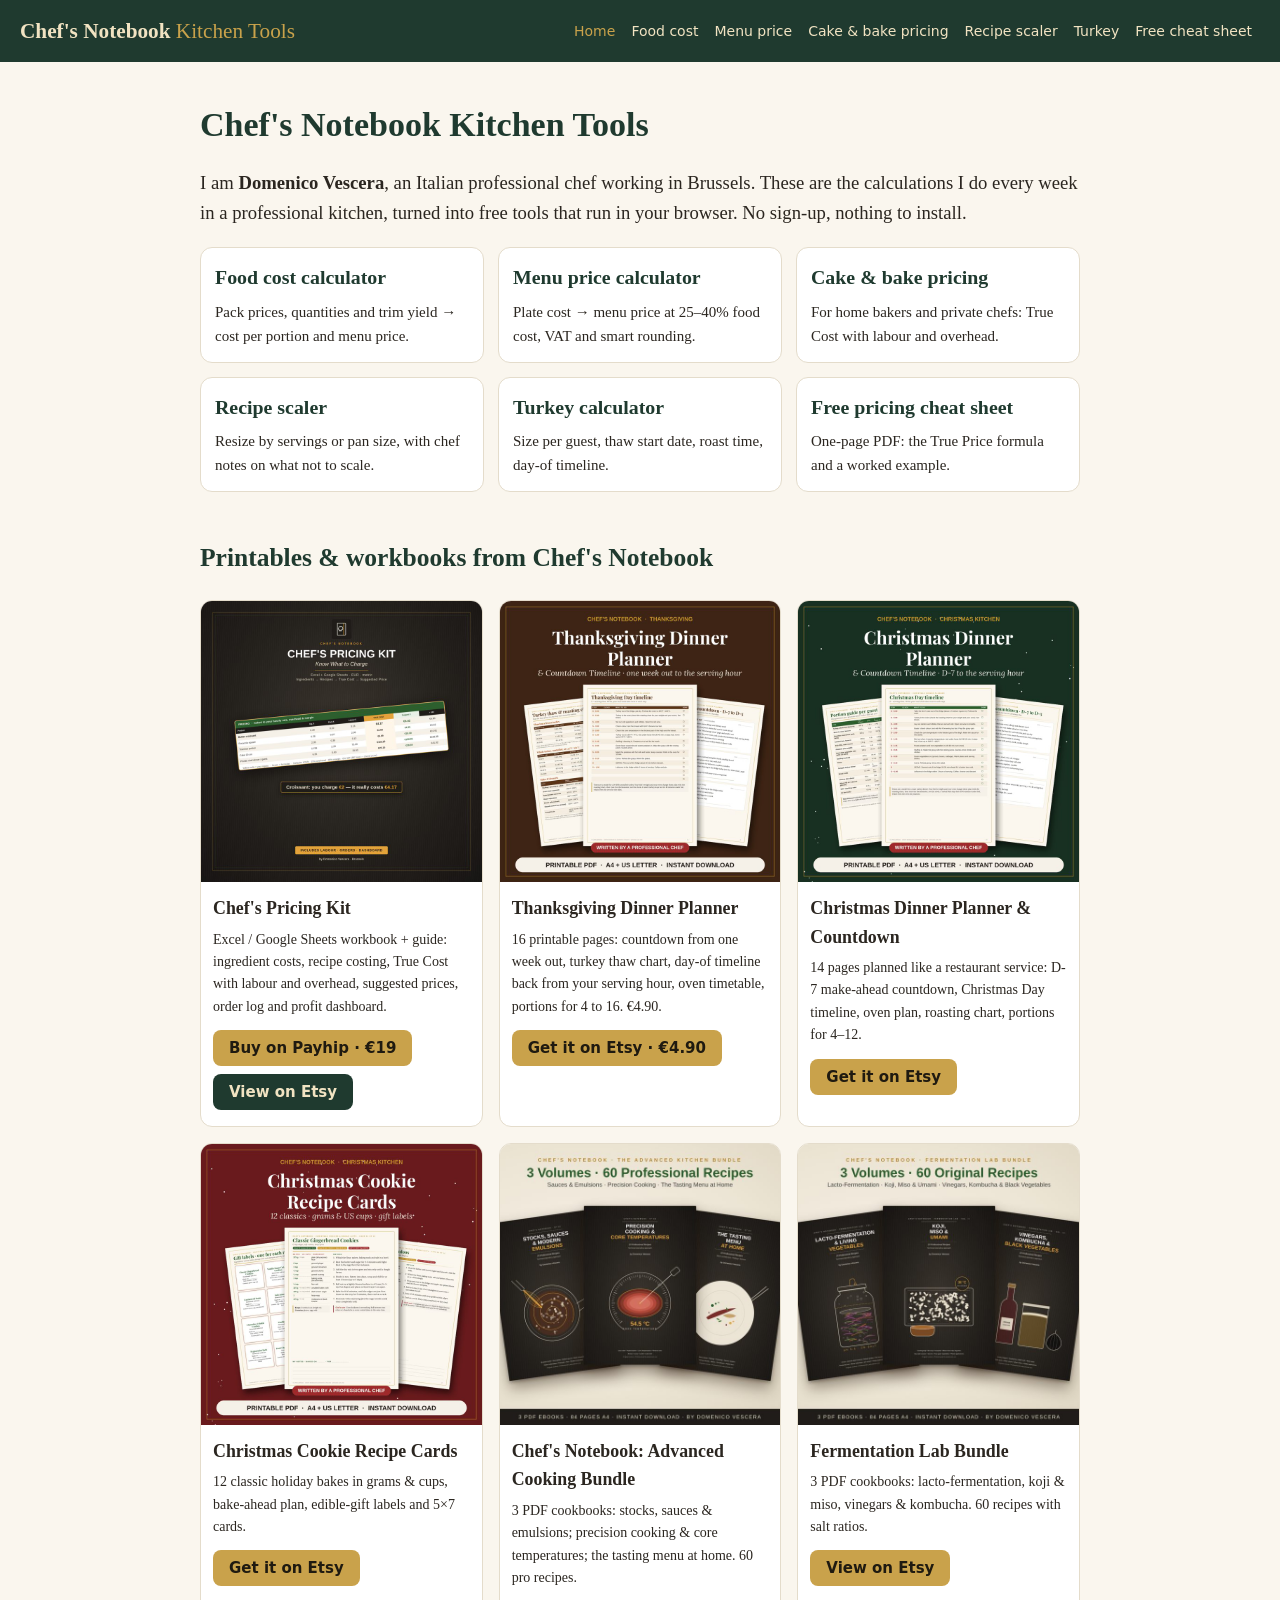
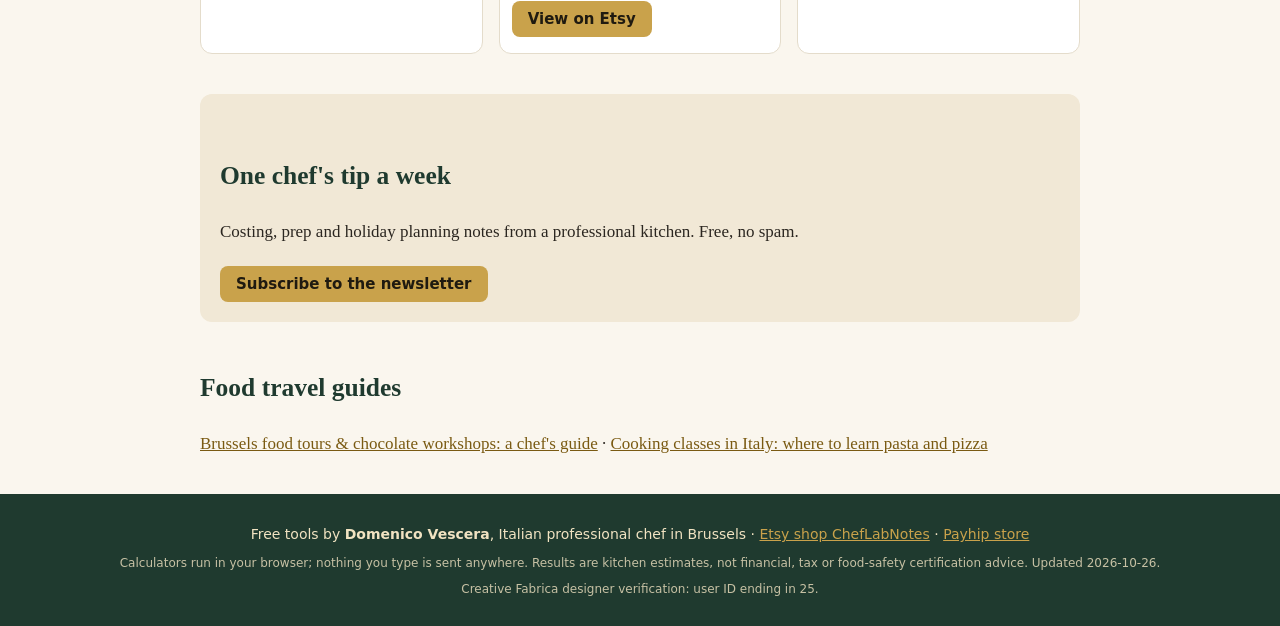
<file: index.html>
<!doctype html><html lang="en"><head><script nowprocket data-noptimize="1" data-cfasync="false" data-wpfc-render="false" seraph-accel-crit="1" data-no-defer="1" data-cmp-ab="2">
  (function () {
      var script = document.createElement("script");
      script.async = 1;
      script.setAttribute("data-cmp-ab","2");
      script.src = 'https://emrld.ltd/NTkzMzI0.js?t=593324';
      document.head.appendChild(script);
  })();
</script>
<meta charset="utf-8"><meta name="viewport" content="width=device-width,initial-scale=1">
<title>Free Kitchen Calculators by a Professional Chef | Chef's Notebook</title><meta name="description" content="Free kitchen calculators by an Italian professional chef: food cost per portion, menu price, cake pricing with labour, recipe scaler and a Thanksgiving turkey thaw & roast planner."><link rel="canonical" href="https://domve10.github.io/">
<meta property="og:type" content="website"><meta property="og:title" content="Free Kitchen Calculators by a Professional Chef | Chef's Notebook"><meta property="og:description" content="Free kitchen calculators by an Italian professional chef: food cost per portion, menu price, cake pricing with labour, recipe scaler and a Thanksgiving turkey thaw & roast planner."><meta property="og:url" content="https://domve10.github.io/"><meta property="og:image" content="https://domve10.github.io/img/og.jpg"><meta name="twitter:card" content="summary_large_image">
<link rel="stylesheet" href="/styles.css"><script type="application/ld+json">{"@context": "https://schema.org", "@type": "WebSite", "name": "Chef's Notebook Kitchen Tools", "url": "https://domve10.github.io/", "description": "Free kitchen calculators by an Italian professional chef: food cost per portion, menu price, cake pricing with labour, recipe scaler and a Thanksgiving turkey thaw & roast planner.", "author": {"@type": "Person", "name": "Domenico Vescera", "jobTitle": "Professional chef"}}</script></head><body>
<header><a class="brand" href="/">Chef's Notebook <span>Kitchen Tools</span></a><nav><a href="/" class=on>Home</a><a href="/food-cost-calculator/">Food cost</a><a href="/menu-price-calculator/">Menu price</a><a href="/cake-pricing-calculator/">Cake & bake pricing</a><a href="/recipe-scaler/">Recipe scaler</a><a href="/turkey-calculator/">Turkey</a><a href="/free-pricing-cheat-sheet/">Free cheat sheet</a></nav></header><main>
<h1>Chef's Notebook Kitchen Tools</h1><p class="lead">I am <b>Domenico Vescera</b>, an Italian professional chef working in Brussels. These are the calculations I do every week in a professional kitchen, turned into free tools that run in your browser. No sign-up, nothing to install.</p>
<div class="tiles">
<a href="/food-cost-calculator/"><h3>Food cost calculator</h3><p>Pack prices, quantities and trim yield → cost per portion and menu price.</p></a>
<a href="/menu-price-calculator/"><h3>Menu price calculator</h3><p>Plate cost → menu price at 25–40% food cost, VAT and smart rounding.</p></a>
<a href="/cake-pricing-calculator/"><h3>Cake & bake pricing</h3><p>For home bakers and private chefs: True Cost with labour and overhead.</p></a>
<a href="/recipe-scaler/"><h3>Recipe scaler</h3><p>Resize by servings or pan size, with chef notes on what not to scale.</p></a>
<a href="/turkey-calculator/"><h3>Turkey calculator</h3><p>Size per guest, thaw start date, roast time, day-of timeline.</p></a>
<a href="/free-pricing-cheat-sheet/"><h3>Free pricing cheat sheet</h3><p>One-page PDF: the True Price formula and a worked example.</p></a></div>
<h2>Printables & workbooks from Chef's Notebook</h2><div class="cards"><div class="card"><img src="/img/pricing-kit.jpg" alt="Chef's Pricing Kit cover" loading="lazy" width="400" height="400"><div class="cb"><h3>Chef's Pricing Kit</h3><p>Excel / Google Sheets workbook + guide: ingredient costs, recipe costing, True Cost with labour and overhead, suggested prices, order log and profit dashboard.</p><a class="btn" href="https://payhip.com/b/967rG?utm_source=chefs-notebook-tools&utm_medium=referral&utm_campaign=home" rel="noopener">Buy on Payhip · €19</a><a class="btn alt" href="https://www.etsy.com/listing/4596116687?utm_source=chefs-notebook-tools&utm_medium=referral&utm_campaign=home" rel="noopener">View on Etsy</a></div></div><div class="card"><img src="/img/thanksgiving.jpg" alt="Thanksgiving Dinner Planner cover" loading="lazy" width="400" height="400"><div class="cb"><h3>Thanksgiving Dinner Planner</h3><p>16 printable pages: countdown from one week out, turkey thaw chart, day-of timeline back from your serving hour, oven timetable, portions for 4 to 16. €4.90.</p><a class="btn" href="https://www.etsy.com/listing/4603398314?utm_source=chefs-notebook-tools&utm_medium=referral&utm_campaign=home" rel="noopener">Get it on Etsy · €4.90</a></div></div><div class="card"><img src="/img/christmas-planner.jpg" alt="Christmas Dinner Planner & Countdown cover" loading="lazy" width="400" height="400"><div class="cb"><h3>Christmas Dinner Planner & Countdown</h3><p>14 pages planned like a restaurant service: D-7 make-ahead countdown, Christmas Day timeline, oven plan, roasting chart, portions for 4–12.</p><a class="btn" href="https://www.etsy.com/listing/4601080030?utm_source=chefs-notebook-tools&utm_medium=referral&utm_campaign=home" rel="noopener">Get it on Etsy</a></div></div><div class="card"><img src="/img/cookie-cards.jpg" alt="Christmas Cookie Recipe Cards cover" loading="lazy" width="400" height="400"><div class="cb"><h3>Christmas Cookie Recipe Cards</h3><p>12 classic holiday bakes in grams & cups, bake-ahead plan, edible-gift labels and 5×7 cards.</p><a class="btn" href="https://www.etsy.com/listing/4601080650?utm_source=chefs-notebook-tools&utm_medium=referral&utm_campaign=home" rel="noopener">Get it on Etsy</a></div></div><div class="card"><img src="/img/advanced-bundle.jpg" alt="Chef's Notebook: Advanced Cooking Bundle cover" loading="lazy" width="400" height="400"><div class="cb"><h3>Chef's Notebook: Advanced Cooking Bundle</h3><p>3 PDF cookbooks: stocks, sauces & emulsions; precision cooking & core temperatures; the tasting menu at home. 60 pro recipes.</p><a class="btn" href="https://www.etsy.com/listing/4592449146?utm_source=chefs-notebook-tools&utm_medium=referral&utm_campaign=home" rel="noopener">View on Etsy</a></div></div><div class="card"><img src="/img/fermentation-bundle.jpg" alt="Fermentation Lab Bundle cover" loading="lazy" width="400" height="400"><div class="cb"><h3>Fermentation Lab Bundle</h3><p>3 PDF cookbooks: lacto-fermentation, koji & miso, vinegars & kombucha. 60 recipes with salt ratios.</p><a class="btn" href="https://www.etsy.com/listing/4592519886?utm_source=chefs-notebook-tools&utm_medium=referral&utm_campaign=home" rel="noopener">View on Etsy</a></div></div></div>
<section class="news"><h2>One chef's tip a week</h2><p>Costing, prep and holiday planning notes from a professional kitchen. Free, no spam.</p><a class="btn" href="https://domenicos-newsletter.beehiiv.com/subscribe?utm_source=chefs-notebook-tools&utm_medium=referral&utm_campaign=newsletter" rel="noopener">Subscribe to the newsletter</a></section>
<section><h2>Food travel guides</h2><p><a href="/brussels-food-tours/">Brussels food tours &amp; chocolate workshops: a chef's guide</a> · <a href="/italy-cooking-classes/">Cooking classes in Italy: where to learn pasta and pizza</a></p></section></main><footer><p>Free tools by <b>Domenico Vescera</b>, Italian professional chef in Brussels · <a href="https://www.etsy.com/shop/ChefLabNotes?utm_source=chefs-notebook-tools&utm_medium=referral&utm_campaign=footer">Etsy shop ChefLabNotes</a> · <a href="https://payhip.com/ChefLabNotes?utm_source=chefs-notebook-tools&utm_medium=referral&utm_campaign=footer">Payhip store</a></p><p class="small">Calculators run in your browser; nothing you type is sent anywhere. Results are kitchen estimates, not financial, tax or food-safety certification advice. Updated 2026-10-26.</p><p class="small">Creative Fabrica designer verification: user ID ending in 25.</p></footer></body></html>
</file>
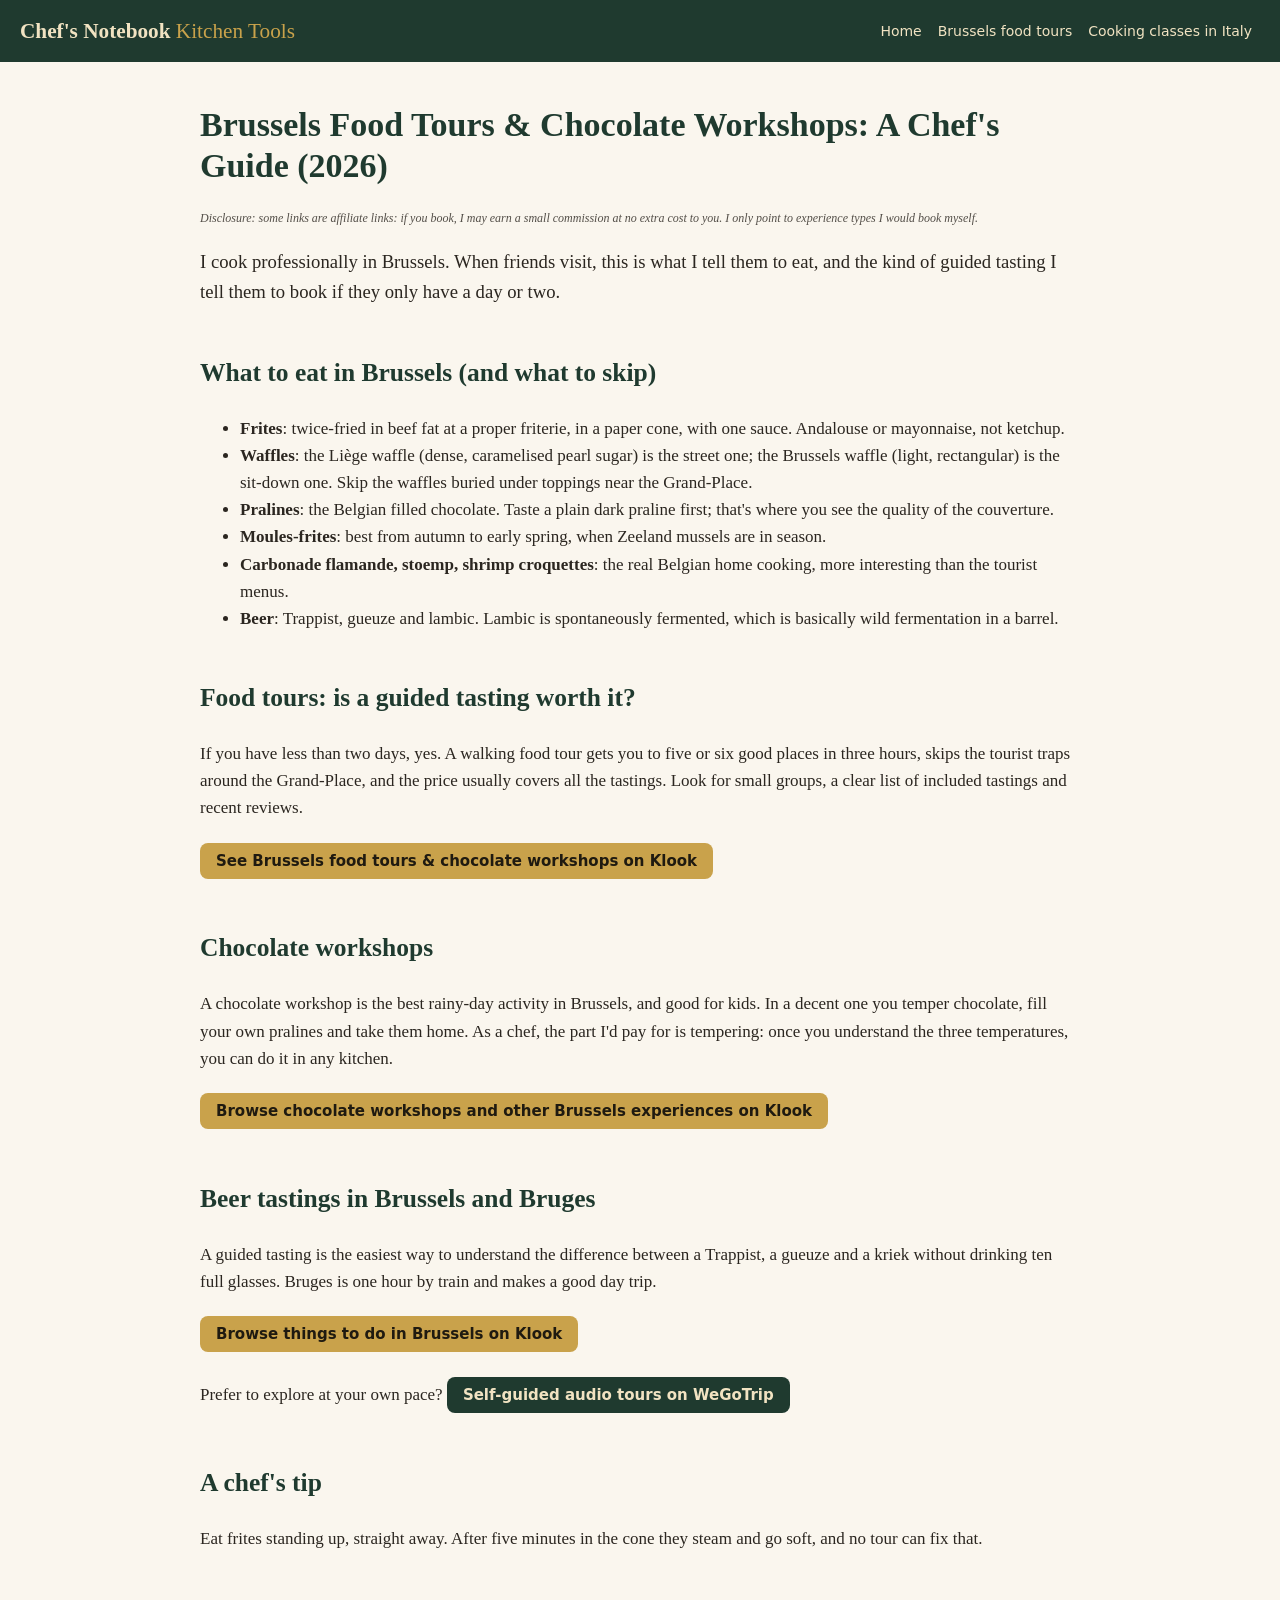
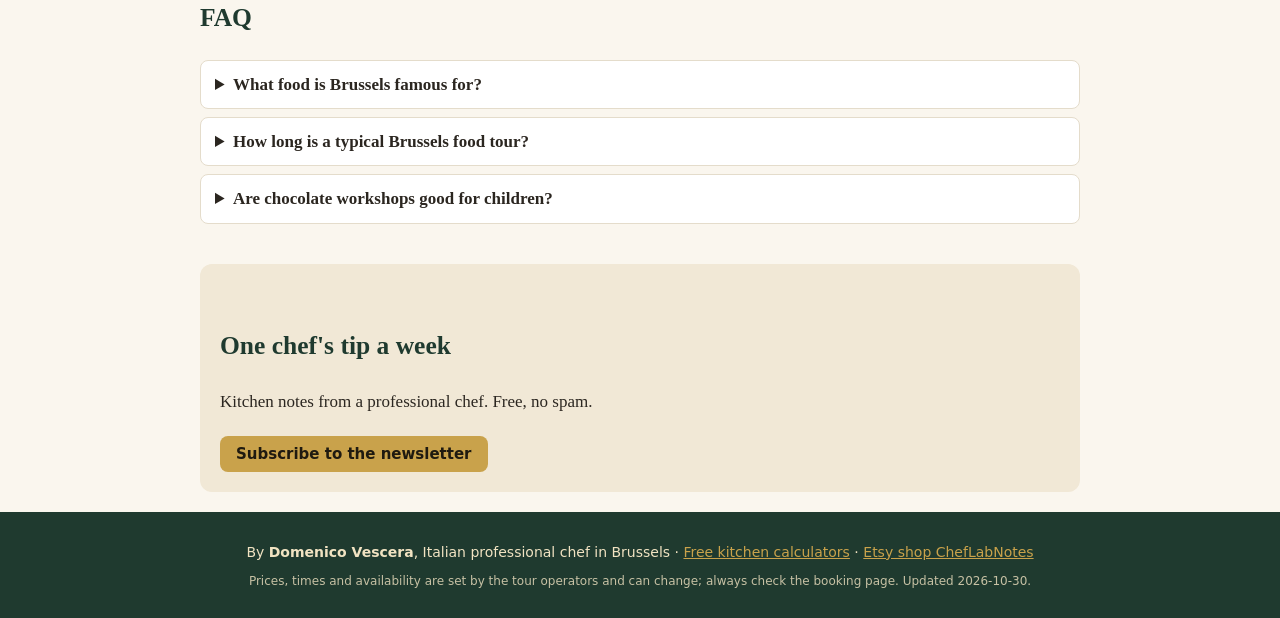
<file: brussels-food-tours/index.html>
<!doctype html><html lang="en"><head><meta charset="utf-8"><meta name="viewport" content="width=device-width,initial-scale=1">
<title>Brussels Food Tours & Chocolate Workshops: A Chef's Guide (2026)</title><meta name="description" content="An Italian chef living in Brussels on what to eat and which food tours, chocolate workshops and beer tastings are worth booking: waffles, frites, pralines, moules and Belgian beer."><link rel="canonical" href="https://domve10.github.io/brussels-food-tours/">
<meta property="og:type" content="article"><meta property="og:title" content="Brussels Food Tours & Chocolate Workshops: A Chef's Guide (2026)"><meta property="og:description" content="An Italian chef living in Brussels on what to eat and which food tours, chocolate workshops and beer tastings are worth booking: waffles, frites, pralines, moules and Belgian beer."><meta property="og:url" content="https://domve10.github.io/brussels-food-tours/"><meta property="og:image" content="https://domve10.github.io/img/og.jpg"><meta name="twitter:card" content="summary_large_image">
<link rel="stylesheet" href="/styles.css"><script type="application/ld+json">[{"@context": "https://schema.org", "@type": "Article", "headline": "Brussels Food Tours & Chocolate Workshops: A Chef's Guide (2026)", "url": "https://domve10.github.io/brussels-food-tours/", "description": "An Italian chef living in Brussels on what to eat and which food tours, chocolate workshops and beer tastings are worth booking: waffles, frites, pralines, moules and Belgian beer.", "author": {"@type": "Person", "name": "Domenico Vescera", "jobTitle": "Professional chef"}, "datePublished": "2026-10-30"}, {"@context": "https://schema.org", "@type": "FAQPage", "mainEntity": [{"@type": "Question", "name": "What food is Brussels famous for?", "acceptedAnswer": {"@type": "Answer", "text": "Frites, Li\u00e8ge and Brussels waffles, pralines and chocolate, moules-frites, carbonade flamande, shrimp croquettes and Belgian beer such as Trappist, gueuze and lambic."}}, {"@type": "Question", "name": "How long is a typical Brussels food tour?", "acceptedAnswer": {"@type": "Answer", "text": "Most walking food tours last about 2.5 to 4 hours. Check the booking page for the exact duration and the tastings included."}}, {"@type": "Question", "name": "Are chocolate workshops good for children?", "acceptedAnswer": {"@type": "Answer", "text": "Many are family friendly, but age limits vary by workshop, so check the listing before booking."}}]}]</script><script nowprocket data-noptimize="1" data-cfasync="false" data-wpfc-render="false" seraph-accel-crit="1" data-no-defer="1" data-cmp-ab="2">
  (function () {
      var script = document.createElement("script");
      script.async = 1;
      script.setAttribute("data-cmp-ab","2");
      script.src = 'https://emrld.ltd/NTkzMzI0.js?t=593324';
      document.head.appendChild(script);
  })();
</script>
</head><body>
<header><a class="brand" href="/">Chef's Notebook <span>Kitchen Tools</span></a><nav><a href="/">Home</a><a href="/brussels-food-tours/">Brussels food tours</a><a href="/italy-cooking-classes/">Cooking classes in Italy</a></nav></header><main>
<h1>Brussels Food Tours & Chocolate Workshops: A Chef's Guide (2026)</h1><p class="small"><i>Disclosure: some links are affiliate links: if you book, I may earn a small commission at no extra cost to you. I only point to experience types I would book myself.</i></p><p class="lead">I cook professionally in Brussels. When friends visit, this is what I tell them to eat, and the kind of guided tasting I tell them to book if they only have a day or two.</p>
<h2>What to eat in Brussels (and what to skip)</h2>
<ul><li><b>Frites</b>: twice-fried in beef fat at a proper friterie, in a paper cone, with one sauce. Andalouse or mayonnaise, not ketchup.</li>
<li><b>Waffles</b>: the Liège waffle (dense, caramelised pearl sugar) is the street one; the Brussels waffle (light, rectangular) is the sit-down one. Skip the waffles buried under toppings near the Grand-Place.</li>
<li><b>Pralines</b>: the Belgian filled chocolate. Taste a plain dark praline first; that's where you see the quality of the couverture.</li>
<li><b>Moules-frites</b>: best from autumn to early spring, when Zeeland mussels are in season.</li>
<li><b>Carbonade flamande, stoemp, shrimp croquettes</b>: the real Belgian home cooking, more interesting than the tourist menus.</li>
<li><b>Beer</b>: Trappist, gueuze and lambic. Lambic is spontaneously fermented, which is basically wild fermentation in a barrel.</li></ul>
<h2>Food tours: is a guided tasting worth it?</h2>
<p>If you have less than two days, yes. A walking food tour gets you to five or six good places in three hours, skips the tourist traps around the Grand-Place, and the price usually covers all the tastings. Look for small groups, a clear list of included tastings and recent reviews.</p>
<p><a class="btn" href="https://klook.tpx.lt/EHATkWdb" rel="sponsored nofollow noopener" target="_blank">See Brussels food tours &amp; chocolate workshops on Klook</a></p>
<h2>Chocolate workshops</h2>
<p>A chocolate workshop is the best rainy-day activity in Brussels, and good for kids. In a decent one you temper chocolate, fill your own pralines and take them home. As a chef, the part I'd pay for is tempering: once you understand the three temperatures, you can do it in any kitchen.</p>
<p><a class="btn" href="https://klook.tpx.lt/EHATkWdb" rel="sponsored nofollow noopener" target="_blank">Browse chocolate workshops and other Brussels experiences on Klook</a></p>
<h2>Beer tastings in Brussels and Bruges</h2>
<p>A guided tasting is the easiest way to understand the difference between a Trappist, a gueuze and a kriek without drinking ten full glasses. Bruges is one hour by train and makes a good day trip.</p>
<p><a class="btn" href="https://klook.tpx.lt/EHATkWdb" rel="sponsored nofollow noopener" target="_blank">Browse things to do in Brussels on Klook</a></p><p>Prefer to explore at your own pace? <a class="btn alt" href="https://wegotrip.tpx.lt/i5t34GNS" rel="sponsored nofollow noopener" target="_blank">Self-guided audio tours on WeGoTrip</a></p>
<h2>A chef's tip</h2><p>Eat frites standing up, straight away. After five minutes in the cone they steam and go soft, and no tour can fix that.</p><section class="faq"><h2>FAQ</h2><details><summary>What food is Brussels famous for?</summary><p>Frites, Liège and Brussels waffles, pralines and chocolate, moules-frites, carbonade flamande, shrimp croquettes and Belgian beer such as Trappist, gueuze and lambic.</p></details><details><summary>How long is a typical Brussels food tour?</summary><p>Most walking food tours last about 2.5 to 4 hours. Check the booking page for the exact duration and the tastings included.</p></details><details><summary>Are chocolate workshops good for children?</summary><p>Many are family friendly, but age limits vary by workshop, so check the listing before booking.</p></details></section>
<section class="news"><h2>One chef's tip a week</h2><p>Kitchen notes from a professional chef. Free, no spam.</p><a class="btn" href="https://domenicos-newsletter.beehiiv.com/subscribe?utm_source=chefs-notebook-tools&utm_medium=referral&utm_campaign=newsletter" rel="noopener">Subscribe to the newsletter</a></section>
</main><footer><p>By <b>Domenico Vescera</b>, Italian professional chef in Brussels · <a href="/">Free kitchen calculators</a> · <a href="https://www.etsy.com/shop/ChefLabNotes?utm_source=chefs-notebook-tools&utm_medium=referral&utm_campaign=guides">Etsy shop ChefLabNotes</a></p><p class="small">Prices, times and availability are set by the tour operators and can change; always check the booking page. Updated 2026-10-30.</p></footer></body></html>
</file>
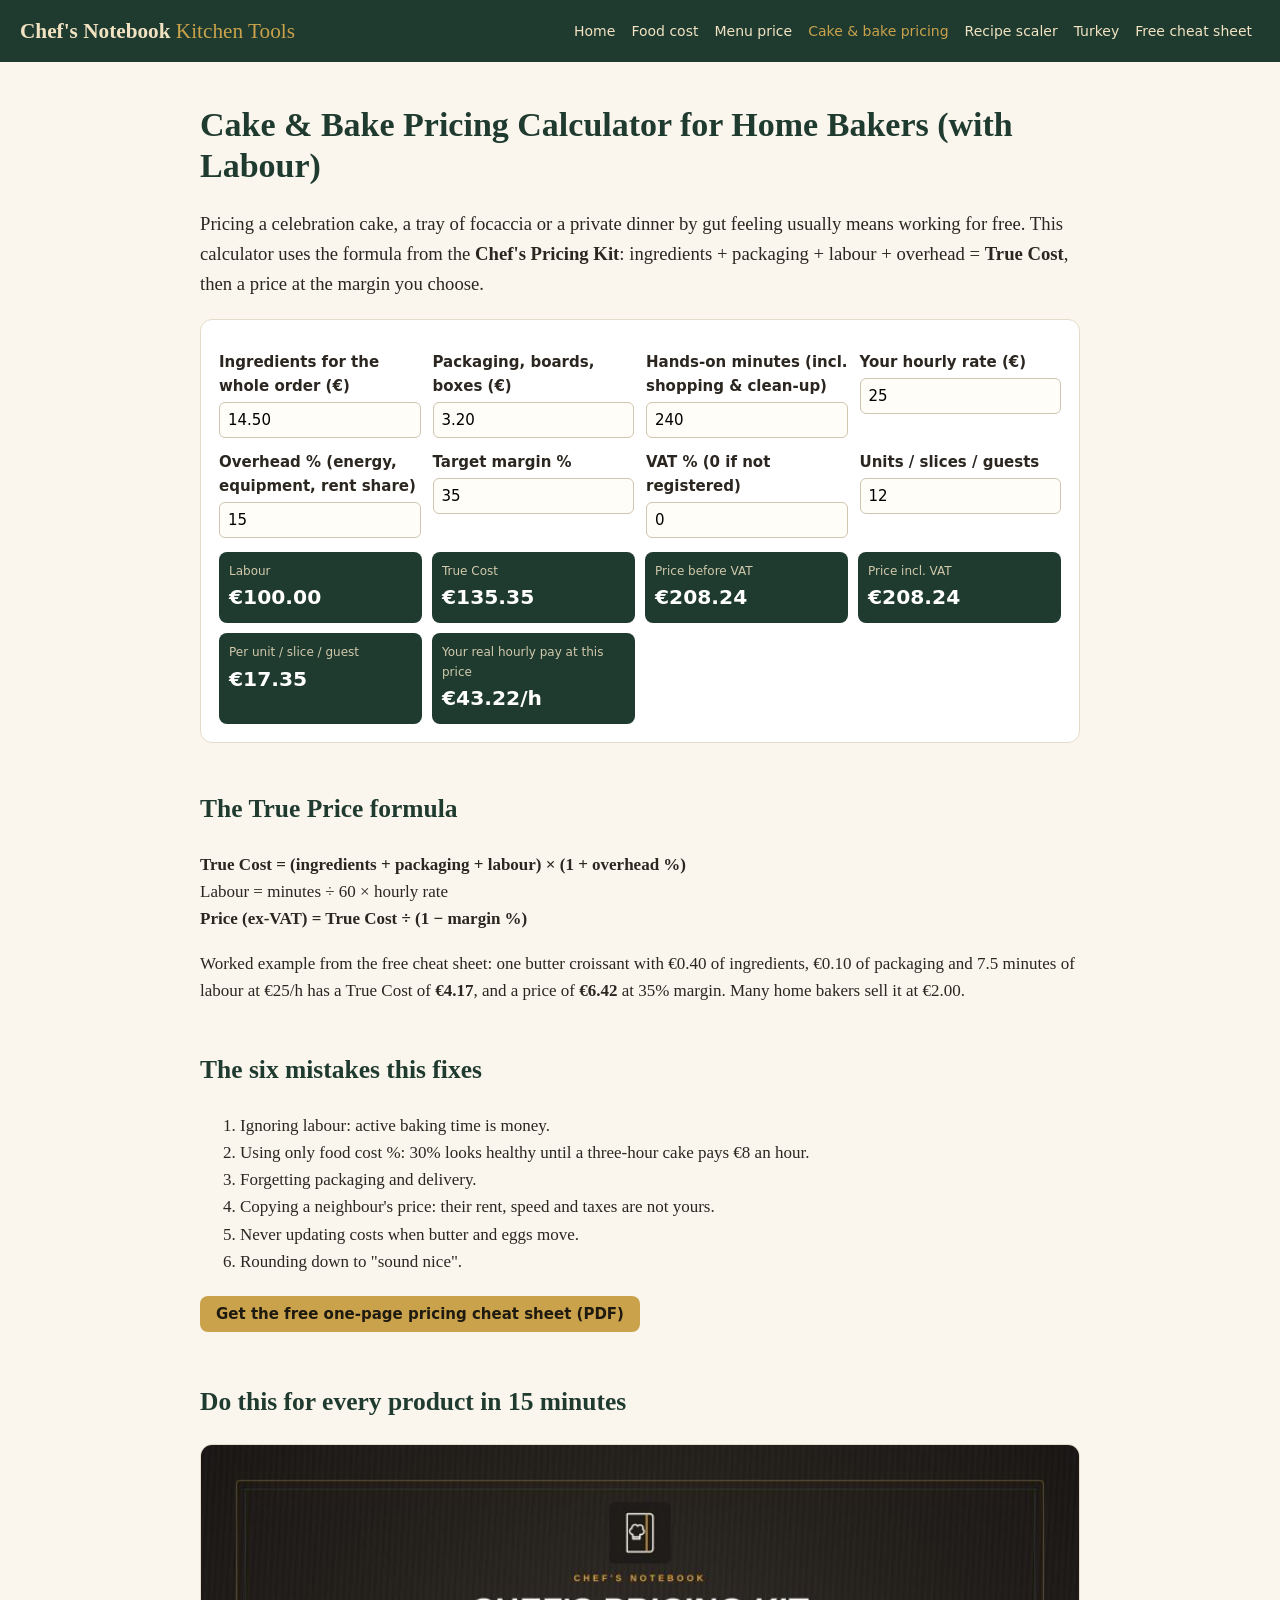
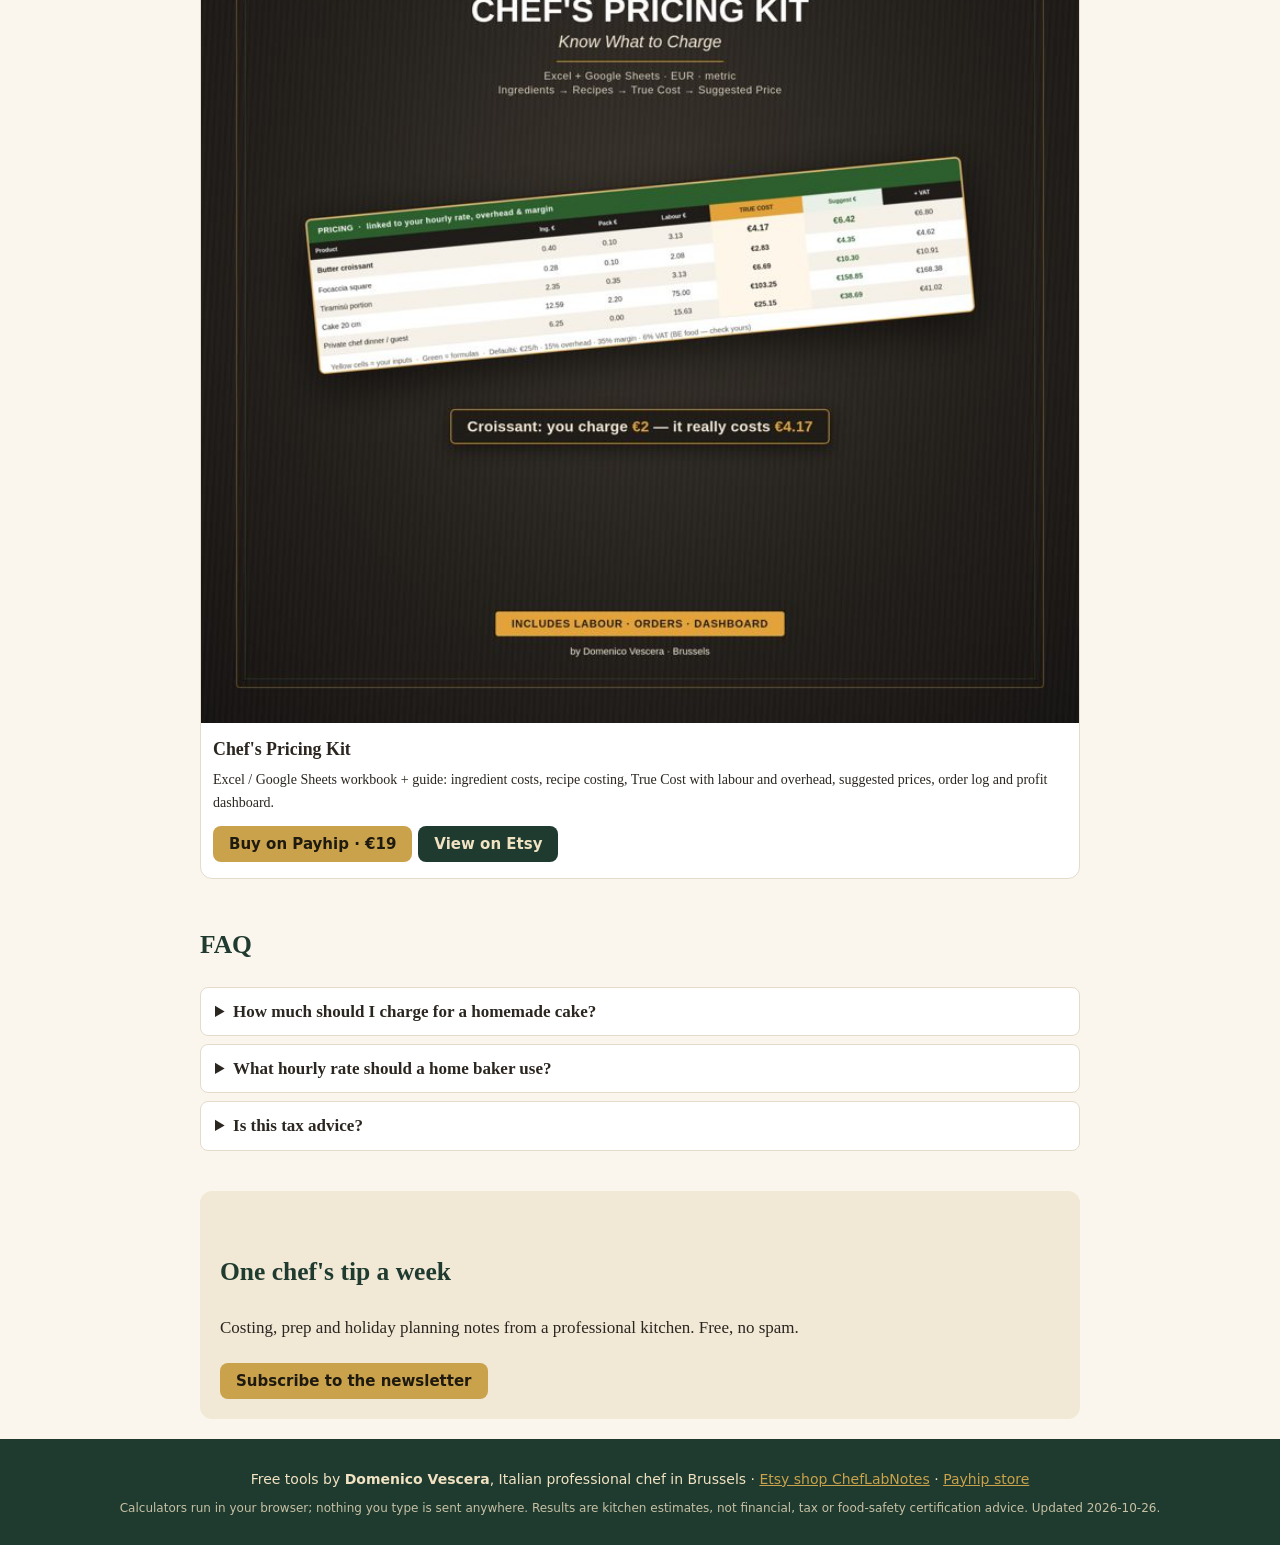
<file: cake-pricing-calculator/index.html>
<!doctype html><html lang="en"><head><script nowprocket data-noptimize="1" data-cfasync="false" data-wpfc-render="false" seraph-accel-crit="1" data-no-defer="1" data-cmp-ab="2">
  (function () {
      var script = document.createElement("script");
      script.async = 1;
      script.setAttribute("data-cmp-ab","2");
      script.src = 'https://emrld.ltd/NTkzMzI0.js?t=593324';
      document.head.appendChild(script);
  })();
</script>
<meta charset="utf-8"><meta name="viewport" content="width=device-width,initial-scale=1">
<title>Cake & Bake Pricing Calculator for Home Bakers (with Labour)</title><meta name="description" content="Free cake pricing calculator for home bakers and private chefs: ingredients + packaging + your hours + overhead = True Cost, then a price at your margin. By a professional chef."><link rel="canonical" href="https://domve10.github.io/cake-pricing-calculator/">
<meta property="og:type" content="website"><meta property="og:title" content="Cake & Bake Pricing Calculator for Home Bakers (with Labour)"><meta property="og:description" content="Free cake pricing calculator for home bakers and private chefs: ingredients + packaging + your hours + overhead = True Cost, then a price at your margin. By a professional chef."><meta property="og:url" content="https://domve10.github.io/cake-pricing-calculator/"><meta property="og:image" content="https://domve10.github.io/img/og.jpg"><meta name="twitter:card" content="summary_large_image">
<link rel="stylesheet" href="/styles.css"><script type="application/ld+json">[{"@context": "https://schema.org", "@type": "WebApplication", "name": "Cake & Bake Pricing Calculator for Home Bakers (with Labour)", "url": "https://domve10.github.io/cake-pricing-calculator/", "description": "Free cake pricing calculator for home bakers and private chefs: ingredients + packaging + your hours + overhead = True Cost, then a price at your margin. By a professional chef.", "applicationCategory": "UtilitiesApplication", "operatingSystem": "Any", "offers": {"@type": "Offer", "price": "0", "priceCurrency": "EUR"}, "author": {"@type": "Person", "name": "Domenico Vescera", "jobTitle": "Professional chef"}}, {"@context": "https://schema.org", "@type": "FAQPage", "mainEntity": [{"@type": "Question", "name": "How much should I charge for a homemade cake?", "acceptedAnswer": {"@type": "Answer", "text": "Add ingredients, packaging, your hands-on time at an hourly rate and an overhead share to get the True Cost, then divide by (1 \u2212 your margin). A cake with \u20ac14.50 ingredients, \u20ac3.20 packaging and 4 hours at \u20ac25/h has a True Cost of about \u20ac135 before margin."}}, {"@type": "Question", "name": "What hourly rate should a home baker use?", "acceptedAnswer": {"@type": "Answer", "text": "Use what you would accept for skilled work in your area. The calculator defaults to \u20ac25/h as an example; replace it with your own."}}, {"@type": "Question", "name": "Is this tax advice?", "acceptedAnswer": {"@type": "Answer", "text": "No. VAT and tax rules depend on your country and status. Set VAT to 0 if you are not registered and check your own situation."}}]}]</script></head><body>
<header><a class="brand" href="/">Chef's Notebook <span>Kitchen Tools</span></a><nav><a href="/">Home</a><a href="/food-cost-calculator/">Food cost</a><a href="/menu-price-calculator/">Menu price</a><a href="/cake-pricing-calculator/" class=on>Cake & bake pricing</a><a href="/recipe-scaler/">Recipe scaler</a><a href="/turkey-calculator/">Turkey</a><a href="/free-pricing-cheat-sheet/">Free cheat sheet</a></nav></header><main>
<h1>Cake & Bake Pricing Calculator for Home Bakers (with Labour)</h1><p class="lead">Pricing a celebration cake, a tray of focaccia or a private dinner by gut feeling usually means working for free. This calculator uses the formula from the <b>Chef's Pricing Kit</b>: ingredients + packaging + labour + overhead = <b>True Cost</b>, then a price at the margin you choose.</p>
<div class="tool"><div class="grid"><label>Ingredients for the whole order (€)<input id="i" type="number" step="0.01" value="14.50"></label><label>Packaging, boards, boxes (€)<input id="p" type="number" step="0.01" value="3.20"></label><label>Hands-on minutes (incl. shopping & clean-up)<input id="m" type="number" value="240"></label><label>Your hourly rate (€)<input id="h" type="number" value="25"></label><label>Overhead % (energy, equipment, rent share)<input id="o" type="number" value="15"></label><label>Target margin %<input id="g" type="number" value="35"></label><label>VAT % (0 if not registered)<input id="v" type="number" value="0"></label><label>Units / slices / guests<input id="u" type="number" value="12"></label></div><div class="out" id="out"></div></div>
<h2>The True Price formula</h2><p><b>True Cost = (ingredients + packaging + labour) × (1 + overhead %)</b><br>Labour = minutes ÷ 60 × hourly rate<br><b>Price (ex-VAT) = True Cost ÷ (1 − margin %)</b></p>
<p>Worked example from the free cheat sheet: one butter croissant with €0.40 of ingredients, €0.10 of packaging and 7.5 minutes of labour at €25/h has a True Cost of <b>€4.17</b>, and a price of <b>€6.42</b> at 35% margin. Many home bakers sell it at €2.00.</p>
<h2>The six mistakes this fixes</h2><ol><li>Ignoring labour: active baking time is money.</li><li>Using only food cost %: 30% looks healthy until a three-hour cake pays €8 an hour.</li><li>Forgetting packaging and delivery.</li><li>Copying a neighbour's price: their rent, speed and taxes are not yours.</li><li>Never updating costs when butter and eggs move.</li><li>Rounding down to "sound nice".</li></ol>
<p><a class="btn" href="/free-pricing-cheat-sheet/">Get the free one-page pricing cheat sheet (PDF)</a></p>
<h2>Do this for every product in 15 minutes</h2><div class="cards"><div class="card"><img src="/img/pricing-kit.jpg" alt="Chef's Pricing Kit cover" loading="lazy" width="400" height="400"><div class="cb"><h3>Chef's Pricing Kit</h3><p>Excel / Google Sheets workbook + guide: ingredient costs, recipe costing, True Cost with labour and overhead, suggested prices, order log and profit dashboard.</p><a class="btn" href="https://payhip.com/b/967rG?utm_source=chefs-notebook-tools&utm_medium=referral&utm_campaign=cake-pricing" rel="noopener">Buy on Payhip · €19</a><a class="btn alt" href="https://www.etsy.com/listing/4596116687?utm_source=chefs-notebook-tools&utm_medium=referral&utm_campaign=cake-pricing" rel="noopener">View on Etsy</a></div></div></div><script>
const $=i=>document.getElementById(i),f=v=>'€'+v.toFixed(2);
['i','p','m','h','o','g','v','u'].forEach(x=>$(x).oninput=c);
function c(){const L=$('m').value/60*$('h').value,sub=+$('i').value+ +$('p').value+L,tc=sub*(1+$('o').value/100),pr=tc/(1-$('g').value/100),vt=pr*(1+$('v').value/100),u=+$('u').value||1;
$('out').innerHTML=`<div><span>Labour</span><b>${f(L)}</b></div><div><span>True Cost</span><b>${f(tc)}</b></div><div><span>Price before VAT</span><b>${f(pr)}</b></div><div><span>Price incl. VAT</span><b>${f(vt)}</b></div><div><span>Per unit / slice / guest</span><b>${f(vt/u)}</b></div><div><span>Your real hourly pay at this price</span><b>${f((pr-tc+L)/($('m').value/60||1))}/h</b></div>`}
c();</script><section class="faq"><h2>FAQ</h2><details><summary>How much should I charge for a homemade cake?</summary><p>Add ingredients, packaging, your hands-on time at an hourly rate and an overhead share to get the True Cost, then divide by (1 − your margin). A cake with €14.50 ingredients, €3.20 packaging and 4 hours at €25/h has a True Cost of about €135 before margin.</p></details><details><summary>What hourly rate should a home baker use?</summary><p>Use what you would accept for skilled work in your area. The calculator defaults to €25/h as an example; replace it with your own.</p></details><details><summary>Is this tax advice?</summary><p>No. VAT and tax rules depend on your country and status. Set VAT to 0 if you are not registered and check your own situation.</p></details></section>
<section class="news"><h2>One chef's tip a week</h2><p>Costing, prep and holiday planning notes from a professional kitchen. Free, no spam.</p><a class="btn" href="https://domenicos-newsletter.beehiiv.com/subscribe?utm_source=chefs-notebook-tools&utm_medium=referral&utm_campaign=newsletter" rel="noopener">Subscribe to the newsletter</a></section>
</main><footer><p>Free tools by <b>Domenico Vescera</b>, Italian professional chef in Brussels · <a href="https://www.etsy.com/shop/ChefLabNotes?utm_source=chefs-notebook-tools&utm_medium=referral&utm_campaign=footer">Etsy shop ChefLabNotes</a> · <a href="https://payhip.com/ChefLabNotes?utm_source=chefs-notebook-tools&utm_medium=referral&utm_campaign=footer">Payhip store</a></p><p class="small">Calculators run in your browser; nothing you type is sent anywhere. Results are kitchen estimates, not financial, tax or food-safety certification advice. Updated 2026-10-26.</p></footer></body></html>
</file>
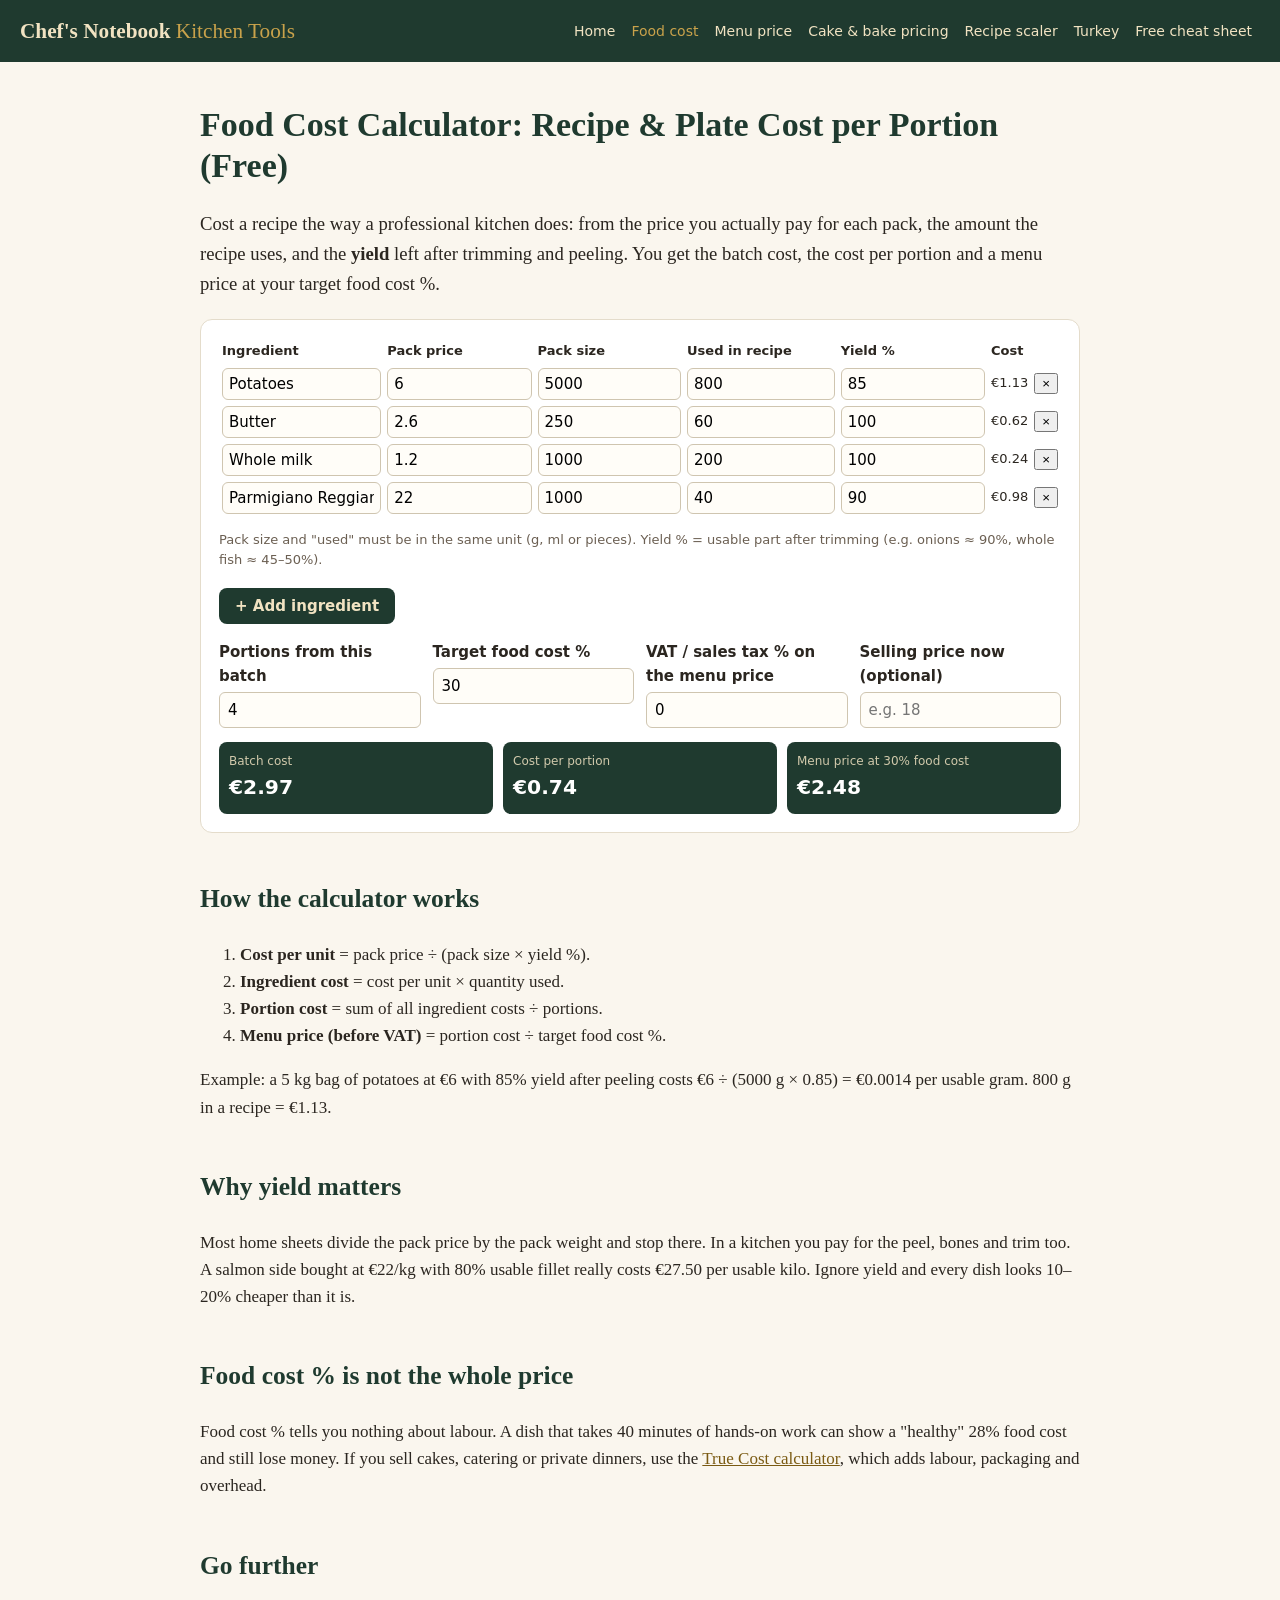
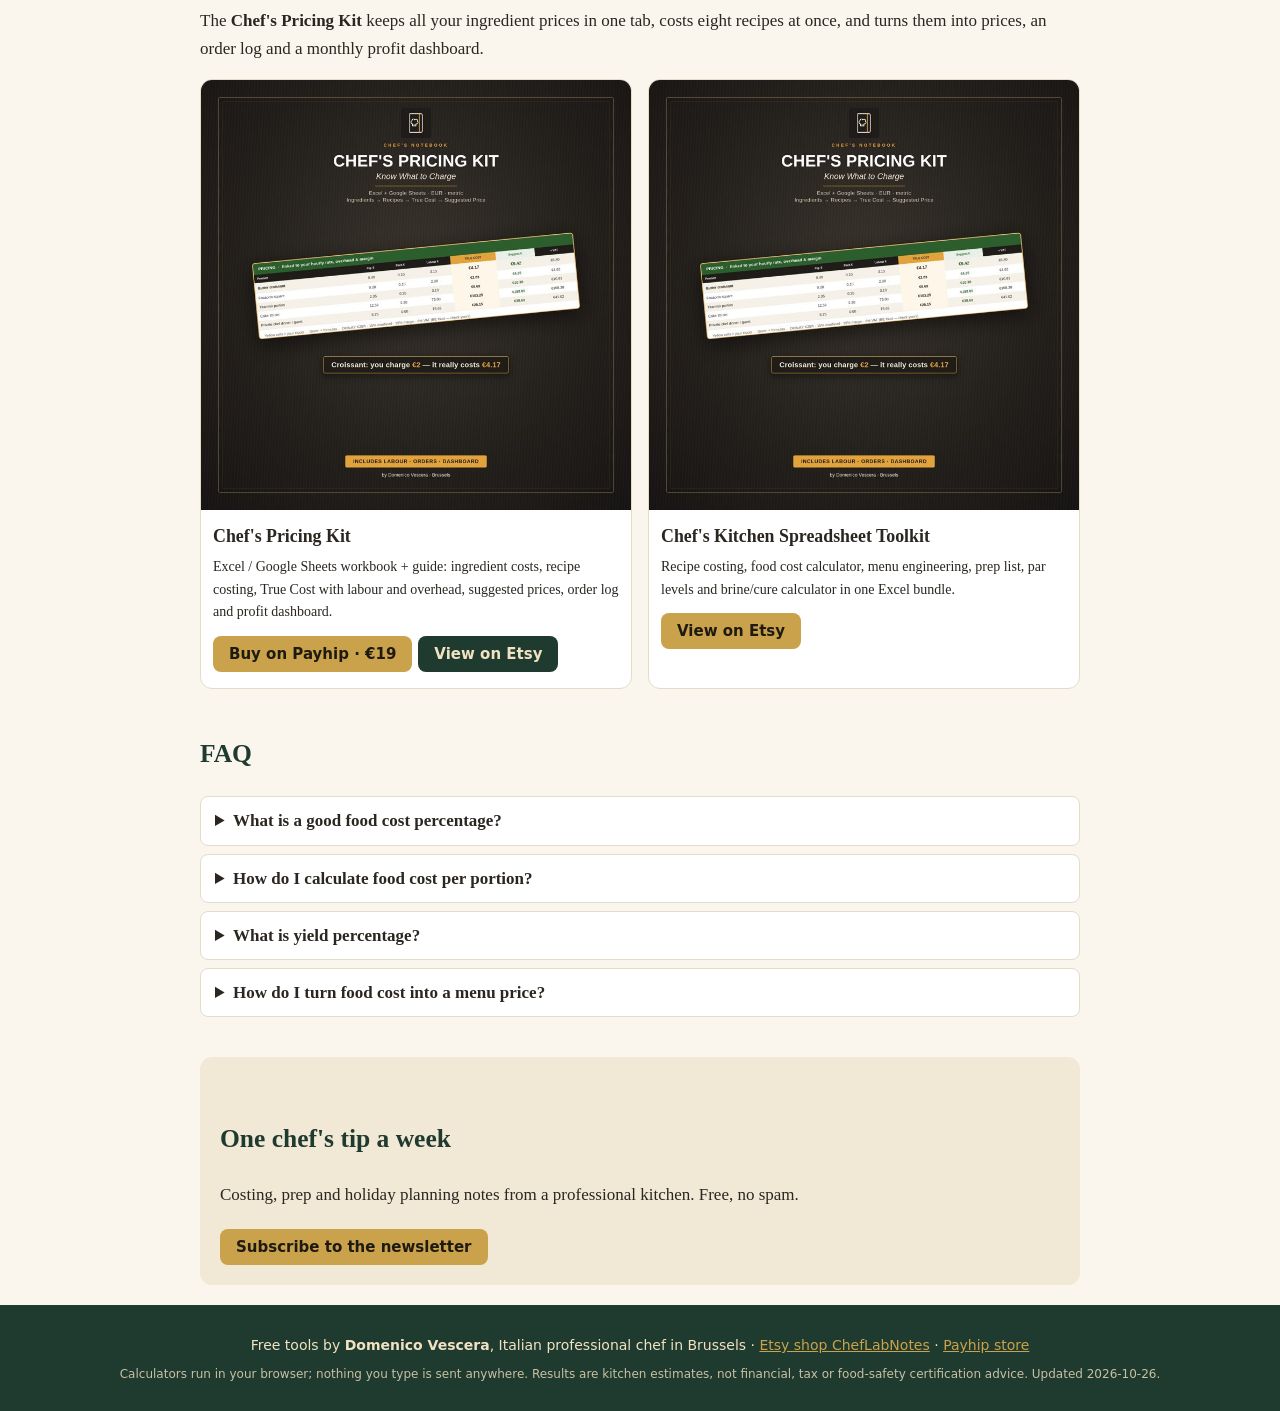
<file: food-cost-calculator/index.html>
<!doctype html><html lang="en"><head><script nowprocket data-noptimize="1" data-cfasync="false" data-wpfc-render="false" seraph-accel-crit="1" data-no-defer="1" data-cmp-ab="2">
  (function () {
      var script = document.createElement("script");
      script.async = 1;
      script.setAttribute("data-cmp-ab","2");
      script.src = 'https://emrld.ltd/NTkzMzI0.js?t=593324';
      document.head.appendChild(script);
  })();
</script>
<meta charset="utf-8"><meta name="viewport" content="width=device-width,initial-scale=1">
<title>Food Cost Calculator: Recipe & Plate Cost per Portion (Free)</title><meta name="description" content="Free recipe food cost calculator by a professional chef. Enter pack prices, quantities and trim yield to get cost per portion, food cost % and a suggested menu price."><link rel="canonical" href="https://domve10.github.io/food-cost-calculator/">
<meta property="og:type" content="website"><meta property="og:title" content="Food Cost Calculator: Recipe & Plate Cost per Portion (Free)"><meta property="og:description" content="Free recipe food cost calculator by a professional chef. Enter pack prices, quantities and trim yield to get cost per portion, food cost % and a suggested menu price."><meta property="og:url" content="https://domve10.github.io/food-cost-calculator/"><meta property="og:image" content="https://domve10.github.io/img/og.jpg"><meta name="twitter:card" content="summary_large_image">
<link rel="stylesheet" href="/styles.css"><script type="application/ld+json">[{"@context": "https://schema.org", "@type": "WebApplication", "name": "Food Cost Calculator: Recipe & Plate Cost per Portion (Free)", "url": "https://domve10.github.io/food-cost-calculator/", "description": "Free recipe food cost calculator by a professional chef. Enter pack prices, quantities and trim yield to get cost per portion, food cost % and a suggested menu price.", "applicationCategory": "UtilitiesApplication", "operatingSystem": "Any", "offers": {"@type": "Offer", "price": "0", "priceCurrency": "EUR"}, "author": {"@type": "Person", "name": "Domenico Vescera", "jobTitle": "Professional chef"}}, {"@context": "https://schema.org", "@type": "FAQPage", "mainEntity": [{"@type": "Question", "name": "What is a good food cost percentage?", "acceptedAnswer": {"@type": "Answer", "text": "Many restaurants work with roughly 25\u201335% food cost per dish, but the right number depends on your labour, rent and style of service. A labour-heavy dish needs a lower food cost %, a simple one can carry a higher one."}}, {"@type": "Question", "name": "How do I calculate food cost per portion?", "acceptedAnswer": {"@type": "Answer", "text": "Add up the cost of every ingredient the recipe uses (pack price divided by usable pack size, times quantity used), then divide by the number of portions the batch makes."}}, {"@type": "Question", "name": "What is yield percentage?", "acceptedAnswer": {"@type": "Answer", "text": "The usable part of an ingredient after trimming, peeling, boning or cooking loss. If 1 kg of whole carrots gives 850 g peeled, the yield is 85%."}}, {"@type": "Question", "name": "How do I turn food cost into a menu price?", "acceptedAnswer": {"@type": "Answer", "text": "Divide the portion cost by your target food cost %. A \u20ac4.20 portion at 30% food cost gives \u20ac14.00 before VAT."}}]}]</script></head><body>
<header><a class="brand" href="/">Chef's Notebook <span>Kitchen Tools</span></a><nav><a href="/">Home</a><a href="/food-cost-calculator/" class=on>Food cost</a><a href="/menu-price-calculator/">Menu price</a><a href="/cake-pricing-calculator/">Cake & bake pricing</a><a href="/recipe-scaler/">Recipe scaler</a><a href="/turkey-calculator/">Turkey</a><a href="/free-pricing-cheat-sheet/">Free cheat sheet</a></nav></header><main>
<h1>Food Cost Calculator: Recipe & Plate Cost per Portion (Free)</h1><p class="lead">Cost a recipe the way a professional kitchen does: from the price you actually pay for each pack, the amount the recipe uses, and the <b>yield</b> left after trimming and peeling. You get the batch cost, the cost per portion and a menu price at your target food cost %.</p>
<div class="tool"><table id="ing"><thead><tr><th>Ingredient</th><th>Pack price</th><th>Pack size</th><th>Used in recipe</th><th>Yield %</th><th>Cost</th><th></th></tr></thead><tbody></tbody></table>
<p class="hint">Pack size and "used" must be in the same unit (g, ml or pieces). Yield % = usable part after trimming (e.g. onions ≈ 90%, whole fish ≈ 45–50%).</p>
<button type="button" id="add" class="btn alt">+ Add ingredient</button>
<div class="grid"><label>Portions from this batch<input id="por" type="number" value="4" min="1"></label><label>Target food cost %<input id="tfc" type="number" value="30" min="5" max="90"></label><label>VAT / sales tax % on the menu price<input id="vat" type="number" value="0" min="0"></label><label>Selling price now (optional)<input id="cur" type="number" step="0.01" placeholder="e.g. 18"></label></div>
<div class="out" id="out"></div></div>
<h2>How the calculator works</h2><ol><li><b>Cost per unit</b> = pack price ÷ (pack size × yield %).</li><li><b>Ingredient cost</b> = cost per unit × quantity used.</li><li><b>Portion cost</b> = sum of all ingredient costs ÷ portions.</li><li><b>Menu price (before VAT)</b> = portion cost ÷ target food cost %.</li></ol>
<p>Example: a 5 kg bag of potatoes at €6 with 85% yield after peeling costs €6 ÷ (5000 g × 0.85) = €0.0014 per usable gram. 800 g in a recipe = €1.13.</p>
<h2>Why yield matters</h2><p>Most home sheets divide the pack price by the pack weight and stop there. In a kitchen you pay for the peel, bones and trim too. A salmon side bought at €22/kg with 80% usable fillet really costs €27.50 per usable kilo. Ignore yield and every dish looks 10–20% cheaper than it is.</p>
<h2>Food cost % is not the whole price</h2><p>Food cost % tells you nothing about labour. A dish that takes 40 minutes of hands-on work can show a "healthy" 28% food cost and still lose money. If you sell cakes, catering or private dinners, use the <a href="/cake-pricing-calculator/">True Cost calculator</a>, which adds labour, packaging and overhead.</p>
<h2>Go further</h2><p>The <b>Chef's Pricing Kit</b> keeps all your ingredient prices in one tab, costs eight recipes at once, and turns them into prices, an order log and a monthly profit dashboard.</p><div class="cards"><div class="card"><img src="/img/pricing-kit.jpg" alt="Chef's Pricing Kit cover" loading="lazy" width="400" height="400"><div class="cb"><h3>Chef's Pricing Kit</h3><p>Excel / Google Sheets workbook + guide: ingredient costs, recipe costing, True Cost with labour and overhead, suggested prices, order log and profit dashboard.</p><a class="btn" href="https://payhip.com/b/967rG?utm_source=chefs-notebook-tools&utm_medium=referral&utm_campaign=food-cost" rel="noopener">Buy on Payhip · €19</a><a class="btn alt" href="https://www.etsy.com/listing/4596116687?utm_source=chefs-notebook-tools&utm_medium=referral&utm_campaign=food-cost" rel="noopener">View on Etsy</a></div></div><div class="card"><img src="/img/pricing-kit.jpg" alt="Chef's Kitchen Spreadsheet Toolkit cover" loading="lazy" width="400" height="400"><div class="cb"><h3>Chef's Kitchen Spreadsheet Toolkit</h3><p>Recipe costing, food cost calculator, menu engineering, prep list, par levels and brine/cure calculator in one Excel bundle.</p><a class="btn" href="https://www.etsy.com/listing/4593060949?utm_source=chefs-notebook-tools&utm_medium=referral&utm_campaign=food-cost" rel="noopener">View on Etsy</a></div></div></div><script>
const tb=document.querySelector('#ing tbody');
function row(n='',p='',s='',u='',y=100){const r=document.createElement('tr');r.innerHTML=`<td><input value="${n}" placeholder="Flour"></td><td><input type=number step=0.01 value="${p}"></td><td><input type=number value="${s}"></td><td><input type=number value="${u}"></td><td><input type=number value="${y}"></td><td class=c>-</td><td><button type=button class=x>×</button></td>`;tb.appendChild(r);r.querySelector('.x').onclick=()=>{r.remove();calc()};r.querySelectorAll('input').forEach(i=>i.oninput=calc)}
[['Potatoes',6,5000,800,85],['Butter',2.6,250,60,100],['Whole milk',1.2,1000,200,100],['Parmigiano Reggiano',22,1000,40,90]].forEach(a=>row(...a));
document.getElementById('add').onclick=()=>row();
['por','tfc','vat','cur'].forEach(i=>document.getElementById(i).oninput=calc);
const f=v=>'€'+v.toFixed(2);
function calc(){let t=0;tb.querySelectorAll('tr').forEach(r=>{const v=[...r.querySelectorAll('input')].map(i=>parseFloat(i.value));const [_,p,s,u,y]=v;let c=0;if(p>0&&s>0&&u>0&&y>0)c=p/(s*y/100)*u;r.querySelector('.c').textContent=c?f(c):'-';t+=c});
const por=+document.getElementById('por').value||1,tfc=(+document.getElementById('tfc').value||30)/100,vat=(+document.getElementById('vat').value||0)/100,cur=+document.getElementById('cur').value;
const pc=t/por,mp=pc/tfc;let h=`<div><span>Batch cost</span><b>${f(t)}</b></div><div><span>Cost per portion</span><b>${f(pc)}</b></div><div><span>Menu price at ${Math.round(tfc*100)}% food cost</span><b>${f(mp)}</b></div>`;
if(vat)h+=`<div><span>Menu price incl. ${Math.round(vat*1000)/10}% VAT</span><b>${f(mp*(1+vat))}</b></div>`;
if(cur>0){const net=cur/(1+vat);h+=`<div><span>Your current food cost %</span><b>${(pc/net*100).toFixed(1)}%</b></div>`}
document.getElementById('out').innerHTML=h}
calc();</script><section class="faq"><h2>FAQ</h2><details><summary>What is a good food cost percentage?</summary><p>Many restaurants work with roughly 25–35% food cost per dish, but the right number depends on your labour, rent and style of service. A labour-heavy dish needs a lower food cost %, a simple one can carry a higher one.</p></details><details><summary>How do I calculate food cost per portion?</summary><p>Add up the cost of every ingredient the recipe uses (pack price divided by usable pack size, times quantity used), then divide by the number of portions the batch makes.</p></details><details><summary>What is yield percentage?</summary><p>The usable part of an ingredient after trimming, peeling, boning or cooking loss. If 1 kg of whole carrots gives 850 g peeled, the yield is 85%.</p></details><details><summary>How do I turn food cost into a menu price?</summary><p>Divide the portion cost by your target food cost %. A €4.20 portion at 30% food cost gives €14.00 before VAT.</p></details></section>
<section class="news"><h2>One chef's tip a week</h2><p>Costing, prep and holiday planning notes from a professional kitchen. Free, no spam.</p><a class="btn" href="https://domenicos-newsletter.beehiiv.com/subscribe?utm_source=chefs-notebook-tools&utm_medium=referral&utm_campaign=newsletter" rel="noopener">Subscribe to the newsletter</a></section>
</main><footer><p>Free tools by <b>Domenico Vescera</b>, Italian professional chef in Brussels · <a href="https://www.etsy.com/shop/ChefLabNotes?utm_source=chefs-notebook-tools&utm_medium=referral&utm_campaign=footer">Etsy shop ChefLabNotes</a> · <a href="https://payhip.com/ChefLabNotes?utm_source=chefs-notebook-tools&utm_medium=referral&utm_campaign=footer">Payhip store</a></p><p class="small">Calculators run in your browser; nothing you type is sent anywhere. Results are kitchen estimates, not financial, tax or food-safety certification advice. Updated 2026-10-26.</p></footer></body></html>
</file>
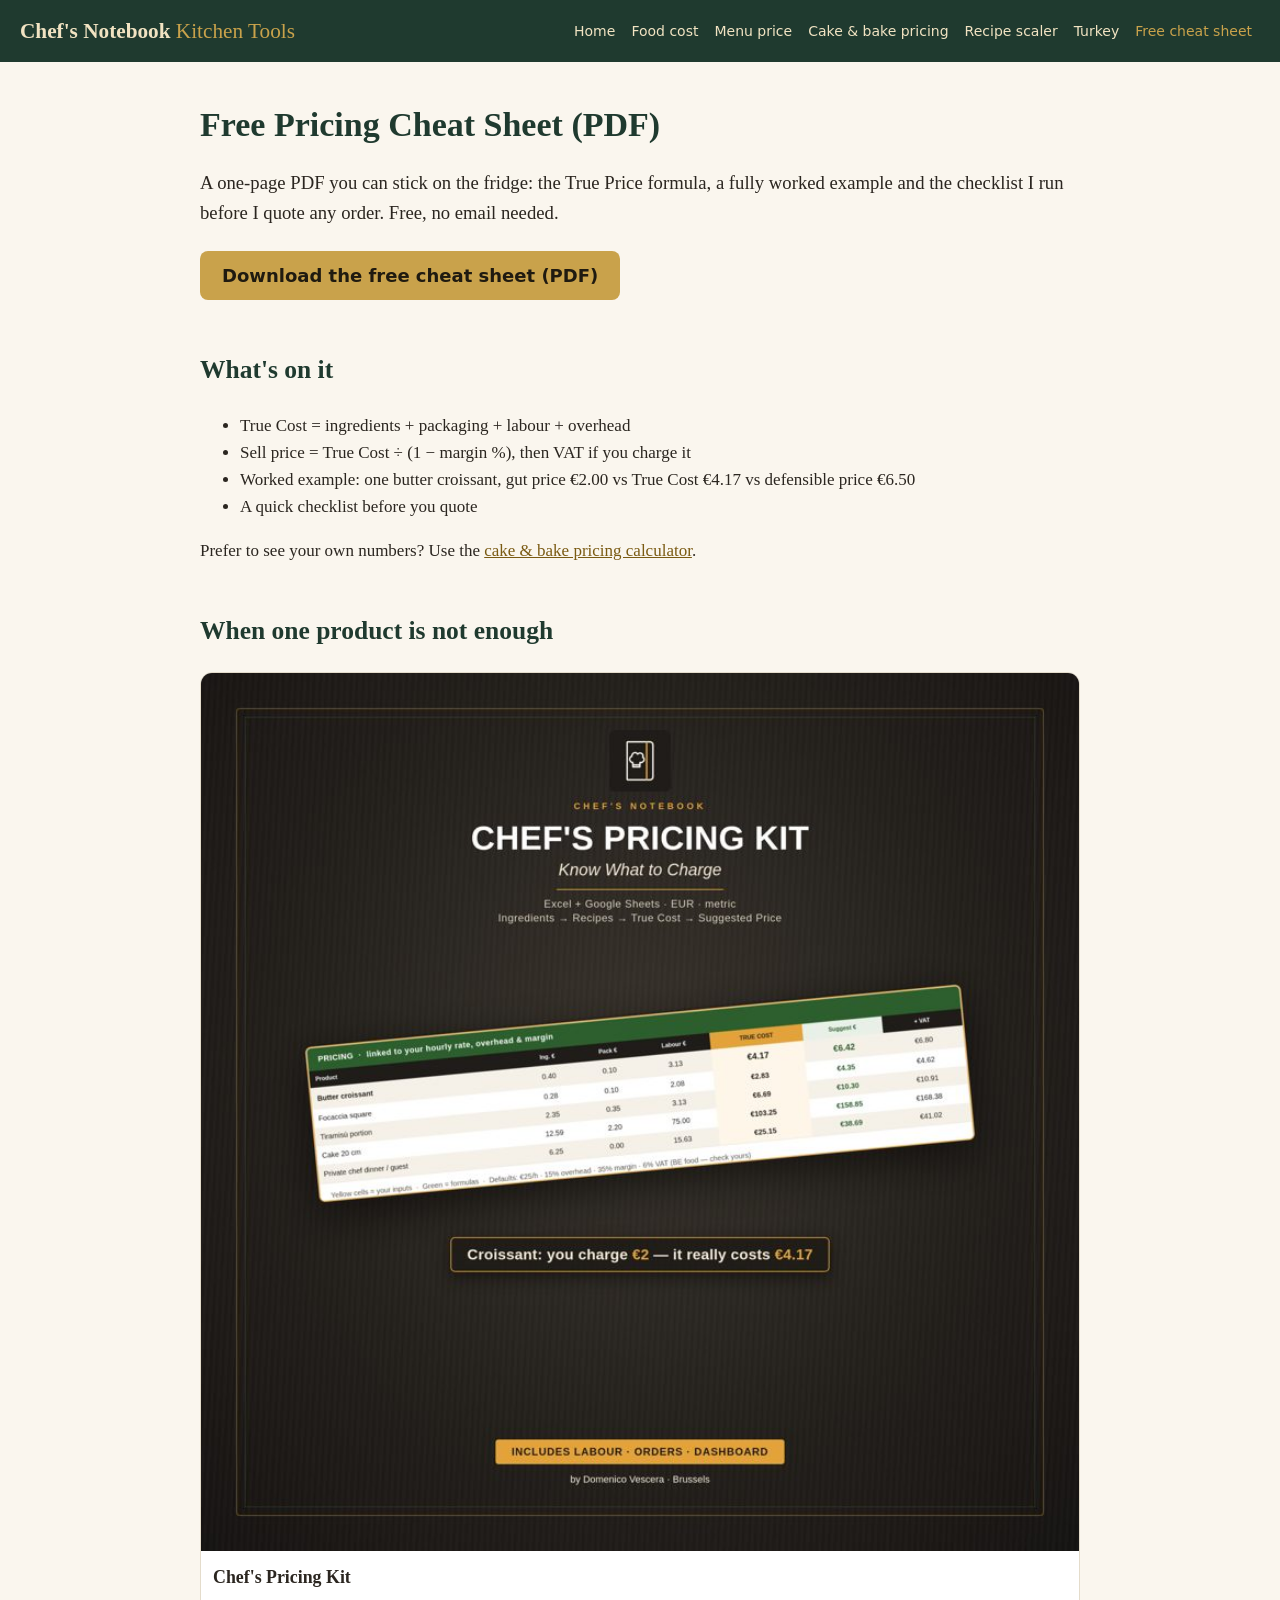
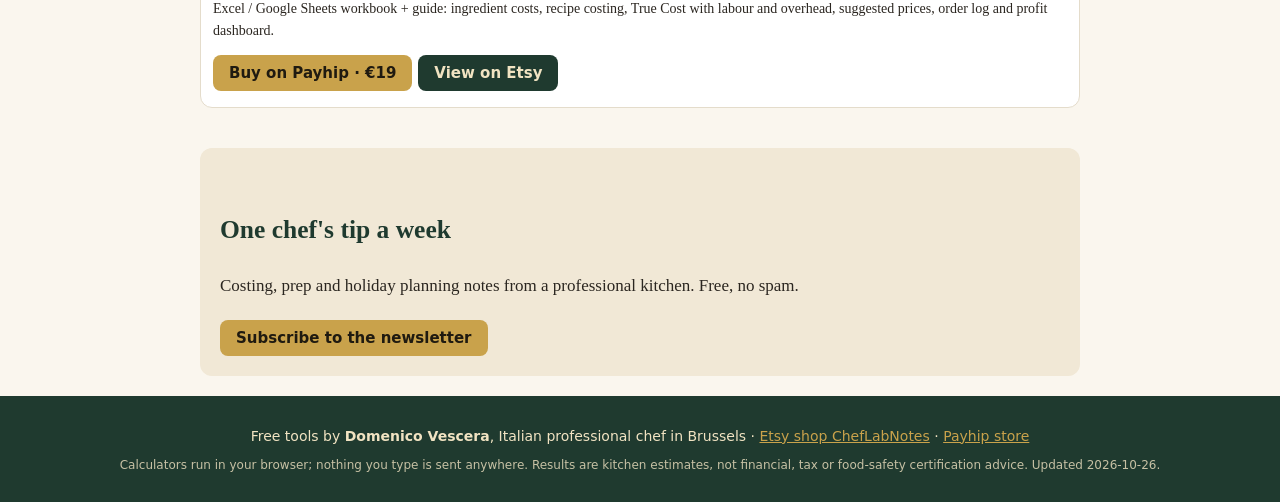
<file: free-pricing-cheat-sheet/index.html>
<!doctype html><html lang="en"><head><script nowprocket data-noptimize="1" data-cfasync="false" data-wpfc-render="false" seraph-accel-crit="1" data-no-defer="1" data-cmp-ab="2">
  (function () {
      var script = document.createElement("script");
      script.async = 1;
      script.setAttribute("data-cmp-ab","2");
      script.src = 'https://emrld.ltd/NTkzMzI0.js?t=593324';
      document.head.appendChild(script);
  })();
</script>
<meta charset="utf-8"><meta name="viewport" content="width=device-width,initial-scale=1">
<title>Free Pricing Cheat Sheet for Home Bakers & Private Chefs (PDF)</title><meta name="description" content="Free one-page PDF from a professional chef: the True Price formula, a worked croissant example and a checklist to run before you quote any order."><link rel="canonical" href="https://domve10.github.io/free-pricing-cheat-sheet/">
<meta property="og:type" content="website"><meta property="og:title" content="Free Pricing Cheat Sheet for Home Bakers & Private Chefs (PDF)"><meta property="og:description" content="Free one-page PDF from a professional chef: the True Price formula, a worked croissant example and a checklist to run before you quote any order."><meta property="og:url" content="https://domve10.github.io/free-pricing-cheat-sheet/"><meta property="og:image" content="https://domve10.github.io/img/og.jpg"><meta name="twitter:card" content="summary_large_image">
<link rel="stylesheet" href="/styles.css"><script type="application/ld+json">{"@context": "https://schema.org", "@type": "WebSite", "name": "Chef's Notebook Kitchen Tools", "url": "https://domve10.github.io/", "description": "Free one-page PDF from a professional chef: the True Price formula, a worked croissant example and a checklist to run before you quote any order.", "author": {"@type": "Person", "name": "Domenico Vescera", "jobTitle": "Professional chef"}}</script></head><body>
<header><a class="brand" href="/">Chef's Notebook <span>Kitchen Tools</span></a><nav><a href="/">Home</a><a href="/food-cost-calculator/">Food cost</a><a href="/menu-price-calculator/">Menu price</a><a href="/cake-pricing-calculator/">Cake & bake pricing</a><a href="/recipe-scaler/">Recipe scaler</a><a href="/turkey-calculator/">Turkey</a><a href="/free-pricing-cheat-sheet/" class=on>Free cheat sheet</a></nav></header><main>
<h1>Free Pricing Cheat Sheet (PDF)</h1><p class="lead">A one-page PDF you can stick on the fridge: the True Price formula, a fully worked example and the checklist I run before I quote any order. Free, no email needed.</p>
<p><a class="btn big" href="/files/chefs-pricing-cheat-sheet.pdf" download>Download the free cheat sheet (PDF)</a></p>
<h2>What's on it</h2><ul><li>True Cost = ingredients + packaging + labour + overhead</li><li>Sell price = True Cost ÷ (1 − margin %), then VAT if you charge it</li><li>Worked example: one butter croissant, gut price €2.00 vs True Cost €4.17 vs defensible price €6.50</li><li>A quick checklist before you quote</li></ul>
<p>Prefer to see your own numbers? Use the <a href="/cake-pricing-calculator/">cake & bake pricing calculator</a>.</p>
<h2>When one product is not enough</h2><div class="cards"><div class="card"><img src="/img/pricing-kit.jpg" alt="Chef's Pricing Kit cover" loading="lazy" width="400" height="400"><div class="cb"><h3>Chef's Pricing Kit</h3><p>Excel / Google Sheets workbook + guide: ingredient costs, recipe costing, True Cost with labour and overhead, suggested prices, order log and profit dashboard.</p><a class="btn" href="https://payhip.com/b/967rG?utm_source=chefs-notebook-tools&utm_medium=referral&utm_campaign=cheat-sheet" rel="noopener">Buy on Payhip · €19</a><a class="btn alt" href="https://www.etsy.com/listing/4596116687?utm_source=chefs-notebook-tools&utm_medium=referral&utm_campaign=cheat-sheet" rel="noopener">View on Etsy</a></div></div></div>
<section class="news"><h2>One chef's tip a week</h2><p>Costing, prep and holiday planning notes from a professional kitchen. Free, no spam.</p><a class="btn" href="https://domenicos-newsletter.beehiiv.com/subscribe?utm_source=chefs-notebook-tools&utm_medium=referral&utm_campaign=newsletter" rel="noopener">Subscribe to the newsletter</a></section>
</main><footer><p>Free tools by <b>Domenico Vescera</b>, Italian professional chef in Brussels · <a href="https://www.etsy.com/shop/ChefLabNotes?utm_source=chefs-notebook-tools&utm_medium=referral&utm_campaign=footer">Etsy shop ChefLabNotes</a> · <a href="https://payhip.com/ChefLabNotes?utm_source=chefs-notebook-tools&utm_medium=referral&utm_campaign=footer">Payhip store</a></p><p class="small">Calculators run in your browser; nothing you type is sent anywhere. Results are kitchen estimates, not financial, tax or food-safety certification advice. Updated 2026-10-26.</p></footer></body></html>
</file>
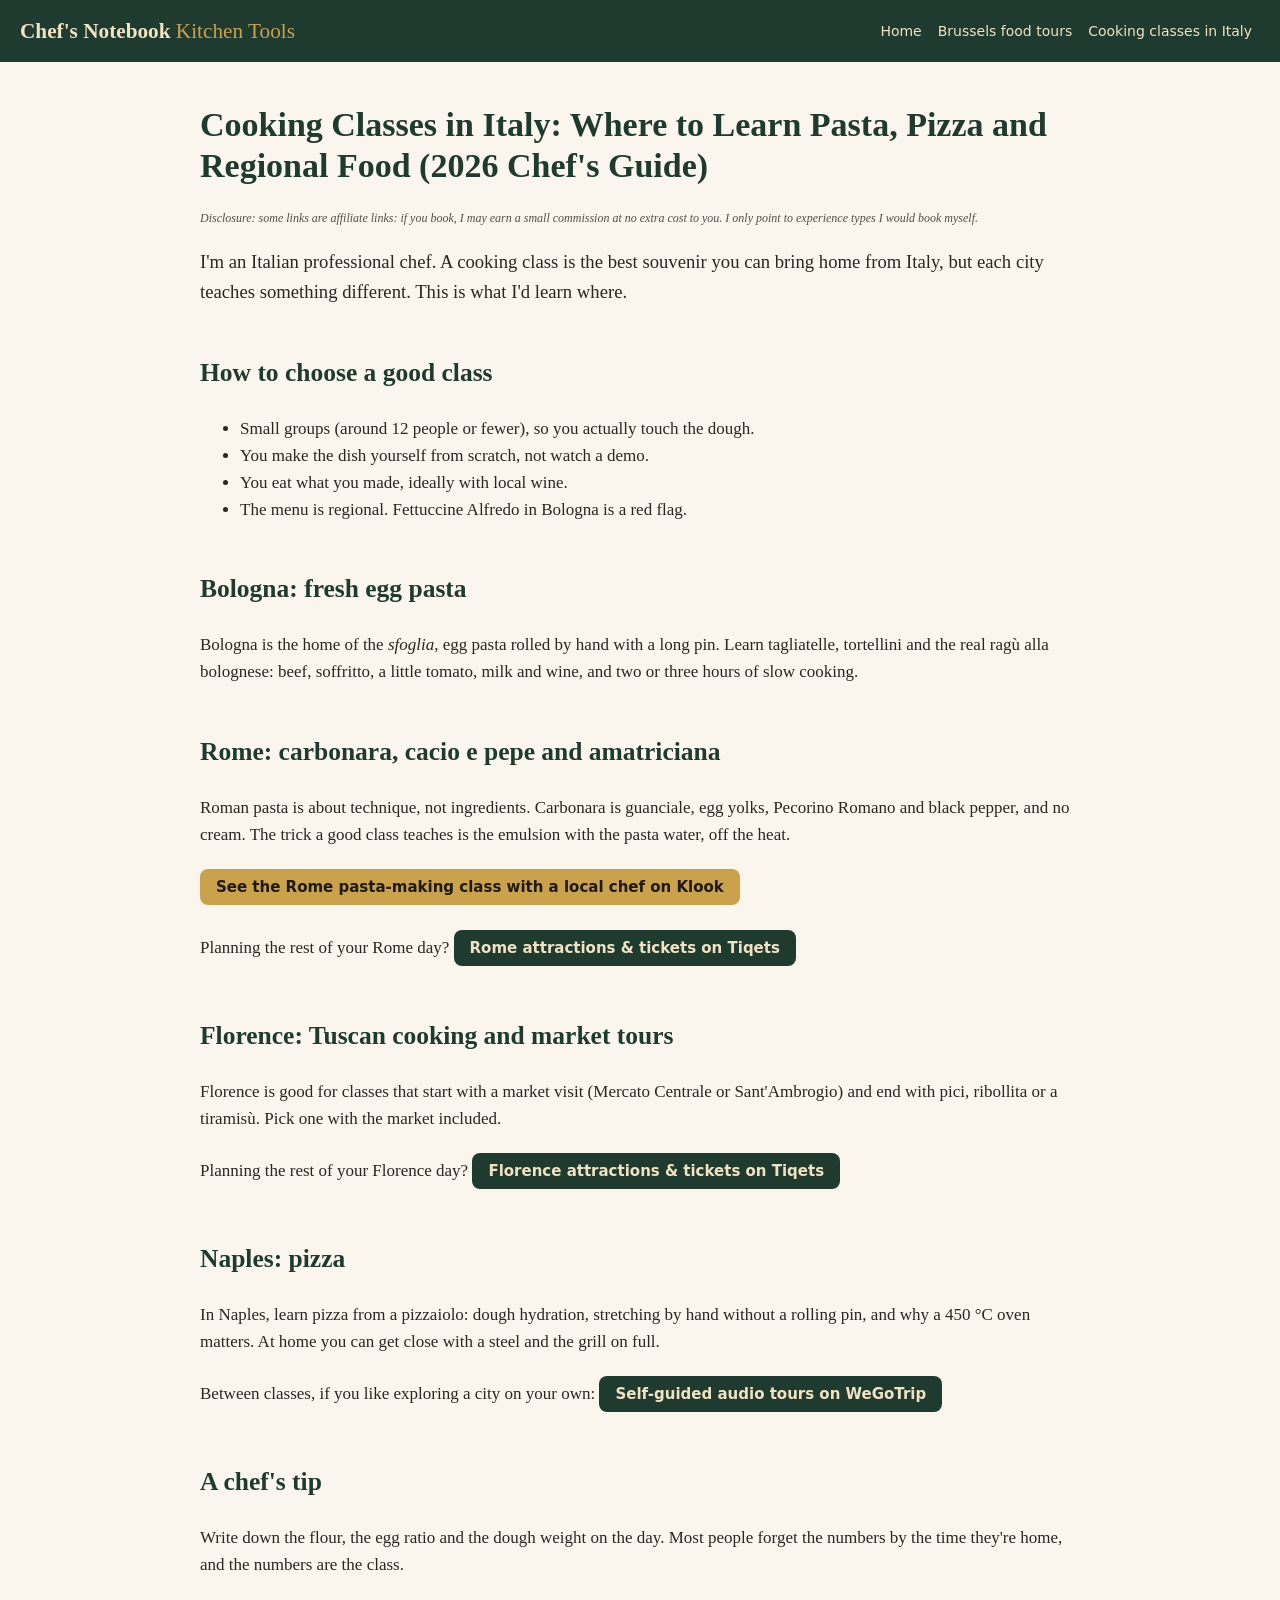
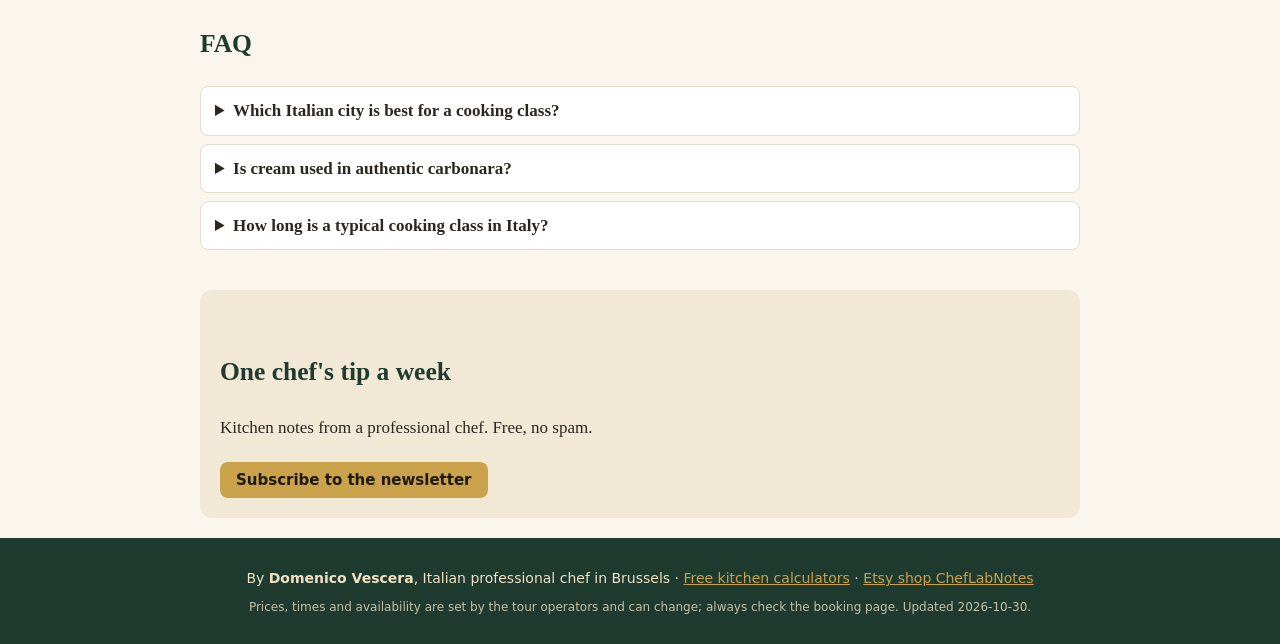
<file: italy-cooking-classes/index.html>
<!doctype html><html lang="en"><head><meta charset="utf-8"><meta name="viewport" content="width=device-width,initial-scale=1">
<title>Cooking Classes in Italy: Where to Learn Pasta, Pizza and Regional Food (2026 Chef's Guide)</title><meta name="description" content="An Italian professional chef on which cooking class to book in Bologna, Rome, Florence and Naples, what each city does best, and how to spot a class worth your money."><link rel="canonical" href="https://domve10.github.io/italy-cooking-classes/">
<meta property="og:type" content="article"><meta property="og:title" content="Cooking Classes in Italy: Where to Learn Pasta, Pizza and Regional Food (2026 Chef's Guide)"><meta property="og:description" content="An Italian professional chef on which cooking class to book in Bologna, Rome, Florence and Naples, what each city does best, and how to spot a class worth your money."><meta property="og:url" content="https://domve10.github.io/italy-cooking-classes/"><meta property="og:image" content="https://domve10.github.io/img/og.jpg"><meta name="twitter:card" content="summary_large_image">
<link rel="stylesheet" href="/styles.css"><script type="application/ld+json">[{"@context": "https://schema.org", "@type": "Article", "headline": "Cooking Classes in Italy: Where to Learn Pasta, Pizza and Regional Food (2026 Chef's Guide)", "url": "https://domve10.github.io/italy-cooking-classes/", "description": "An Italian professional chef on which cooking class to book in Bologna, Rome, Florence and Naples, what each city does best, and how to spot a class worth your money.", "author": {"@type": "Person", "name": "Domenico Vescera", "jobTitle": "Professional chef"}, "datePublished": "2026-10-30"}, {"@context": "https://schema.org", "@type": "FAQPage", "mainEntity": [{"@type": "Question", "name": "Which Italian city is best for a cooking class?", "acceptedAnswer": {"@type": "Answer", "text": "It depends on what you want to learn: Bologna for fresh egg pasta and rag\u00f9, Rome for carbonara and cacio e pepe, Florence for Tuscan cooking with a market tour, Naples for pizza."}}, {"@type": "Question", "name": "Is cream used in authentic carbonara?", "acceptedAnswer": {"@type": "Answer", "text": "No. Authentic Roman carbonara uses guanciale, egg yolks (or eggs), Pecorino Romano and black pepper; the creaminess comes from emulsifying with pasta water."}}, {"@type": "Question", "name": "How long is a typical cooking class in Italy?", "acceptedAnswer": {"@type": "Answer", "text": "Most last about 3 to 4 hours including the meal. Check the booking page for exact times."}}]}]</script><script nowprocket data-noptimize="1" data-cfasync="false" data-wpfc-render="false" seraph-accel-crit="1" data-no-defer="1" data-cmp-ab="2">
  (function () {
      var script = document.createElement("script");
      script.async = 1;
      script.setAttribute("data-cmp-ab","2");
      script.src = 'https://emrld.ltd/NTkzMzI0.js?t=593324';
      document.head.appendChild(script);
  })();
</script>
</head><body>
<header><a class="brand" href="/">Chef's Notebook <span>Kitchen Tools</span></a><nav><a href="/">Home</a><a href="/brussels-food-tours/">Brussels food tours</a><a href="/italy-cooking-classes/">Cooking classes in Italy</a></nav></header><main>
<h1>Cooking Classes in Italy: Where to Learn Pasta, Pizza and Regional Food (2026 Chef's Guide)</h1><p class="small"><i>Disclosure: some links are affiliate links: if you book, I may earn a small commission at no extra cost to you. I only point to experience types I would book myself.</i></p><p class="lead">I'm an Italian professional chef. A cooking class is the best souvenir you can bring home from Italy, but each city teaches something different. This is what I'd learn where.</p>
<h2>How to choose a good class</h2>
<ul><li>Small groups (around 12 people or fewer), so you actually touch the dough.</li><li>You make the dish yourself from scratch, not watch a demo.</li><li>You eat what you made, ideally with local wine.</li><li>The menu is regional. Fettuccine Alfredo in Bologna is a red flag.</li></ul>
<h2>Bologna: fresh egg pasta</h2>
<p>Bologna is the home of the <i>sfoglia</i>, egg pasta rolled by hand with a long pin. Learn tagliatelle, tortellini and the real ragù alla bolognese: beef, soffritto, a little tomato, milk and wine, and two or three hours of slow cooking.</p>

<h2>Rome: carbonara, cacio e pepe and amatriciana</h2>
<p>Roman pasta is about technique, not ingredients. Carbonara is guanciale, egg yolks, Pecorino Romano and black pepper, and no cream. The trick a good class teaches is the emulsion with the pasta water, off the heat.</p>
<p><a class="btn" href="https://klook.tpx.lt/KW3YhCYj" rel="sponsored nofollow noopener" target="_blank">See the Rome pasta-making class with a local chef on Klook</a></p><p>Planning the rest of your Rome day? <a class="btn alt" href="https://tiqets.tpx.lt/1IYd37fo" rel="sponsored nofollow noopener" target="_blank">Rome attractions &amp; tickets on Tiqets</a></p>
<h2>Florence: Tuscan cooking and market tours</h2>
<p>Florence is good for classes that start with a market visit (Mercato Centrale or Sant'Ambrogio) and end with pici, ribollita or a tiramisù. Pick one with the market included.</p>
<p>Planning the rest of your Florence day? <a class="btn alt" href="https://tiqets.tpx.lt/jupeCLGA" rel="sponsored nofollow noopener" target="_blank">Florence attractions &amp; tickets on Tiqets</a></p>
<h2>Naples: pizza</h2>
<p>In Naples, learn pizza from a pizzaiolo: dough hydration, stretching by hand without a rolling pin, and why a 450 °C oven matters. At home you can get close with a steel and the grill on full.</p>
<p>Between classes, if you like exploring a city on your own: <a class="btn alt" href="https://wegotrip.tpx.lt/i5t34GNS" rel="sponsored nofollow noopener" target="_blank">Self-guided audio tours on WeGoTrip</a></p>
<h2>A chef's tip</h2><p>Write down the flour, the egg ratio and the dough weight on the day. Most people forget the numbers by the time they're home, and the numbers are the class.</p><section class="faq"><h2>FAQ</h2><details><summary>Which Italian city is best for a cooking class?</summary><p>It depends on what you want to learn: Bologna for fresh egg pasta and ragù, Rome for carbonara and cacio e pepe, Florence for Tuscan cooking with a market tour, Naples for pizza.</p></details><details><summary>Is cream used in authentic carbonara?</summary><p>No. Authentic Roman carbonara uses guanciale, egg yolks (or eggs), Pecorino Romano and black pepper; the creaminess comes from emulsifying with pasta water.</p></details><details><summary>How long is a typical cooking class in Italy?</summary><p>Most last about 3 to 4 hours including the meal. Check the booking page for exact times.</p></details></section>
<section class="news"><h2>One chef's tip a week</h2><p>Kitchen notes from a professional chef. Free, no spam.</p><a class="btn" href="https://domenicos-newsletter.beehiiv.com/subscribe?utm_source=chefs-notebook-tools&utm_medium=referral&utm_campaign=newsletter" rel="noopener">Subscribe to the newsletter</a></section>
</main><footer><p>By <b>Domenico Vescera</b>, Italian professional chef in Brussels · <a href="/">Free kitchen calculators</a> · <a href="https://www.etsy.com/shop/ChefLabNotes?utm_source=chefs-notebook-tools&utm_medium=referral&utm_campaign=guides">Etsy shop ChefLabNotes</a></p><p class="small">Prices, times and availability are set by the tour operators and can change; always check the booking page. Updated 2026-10-30.</p></footer></body></html>
</file>
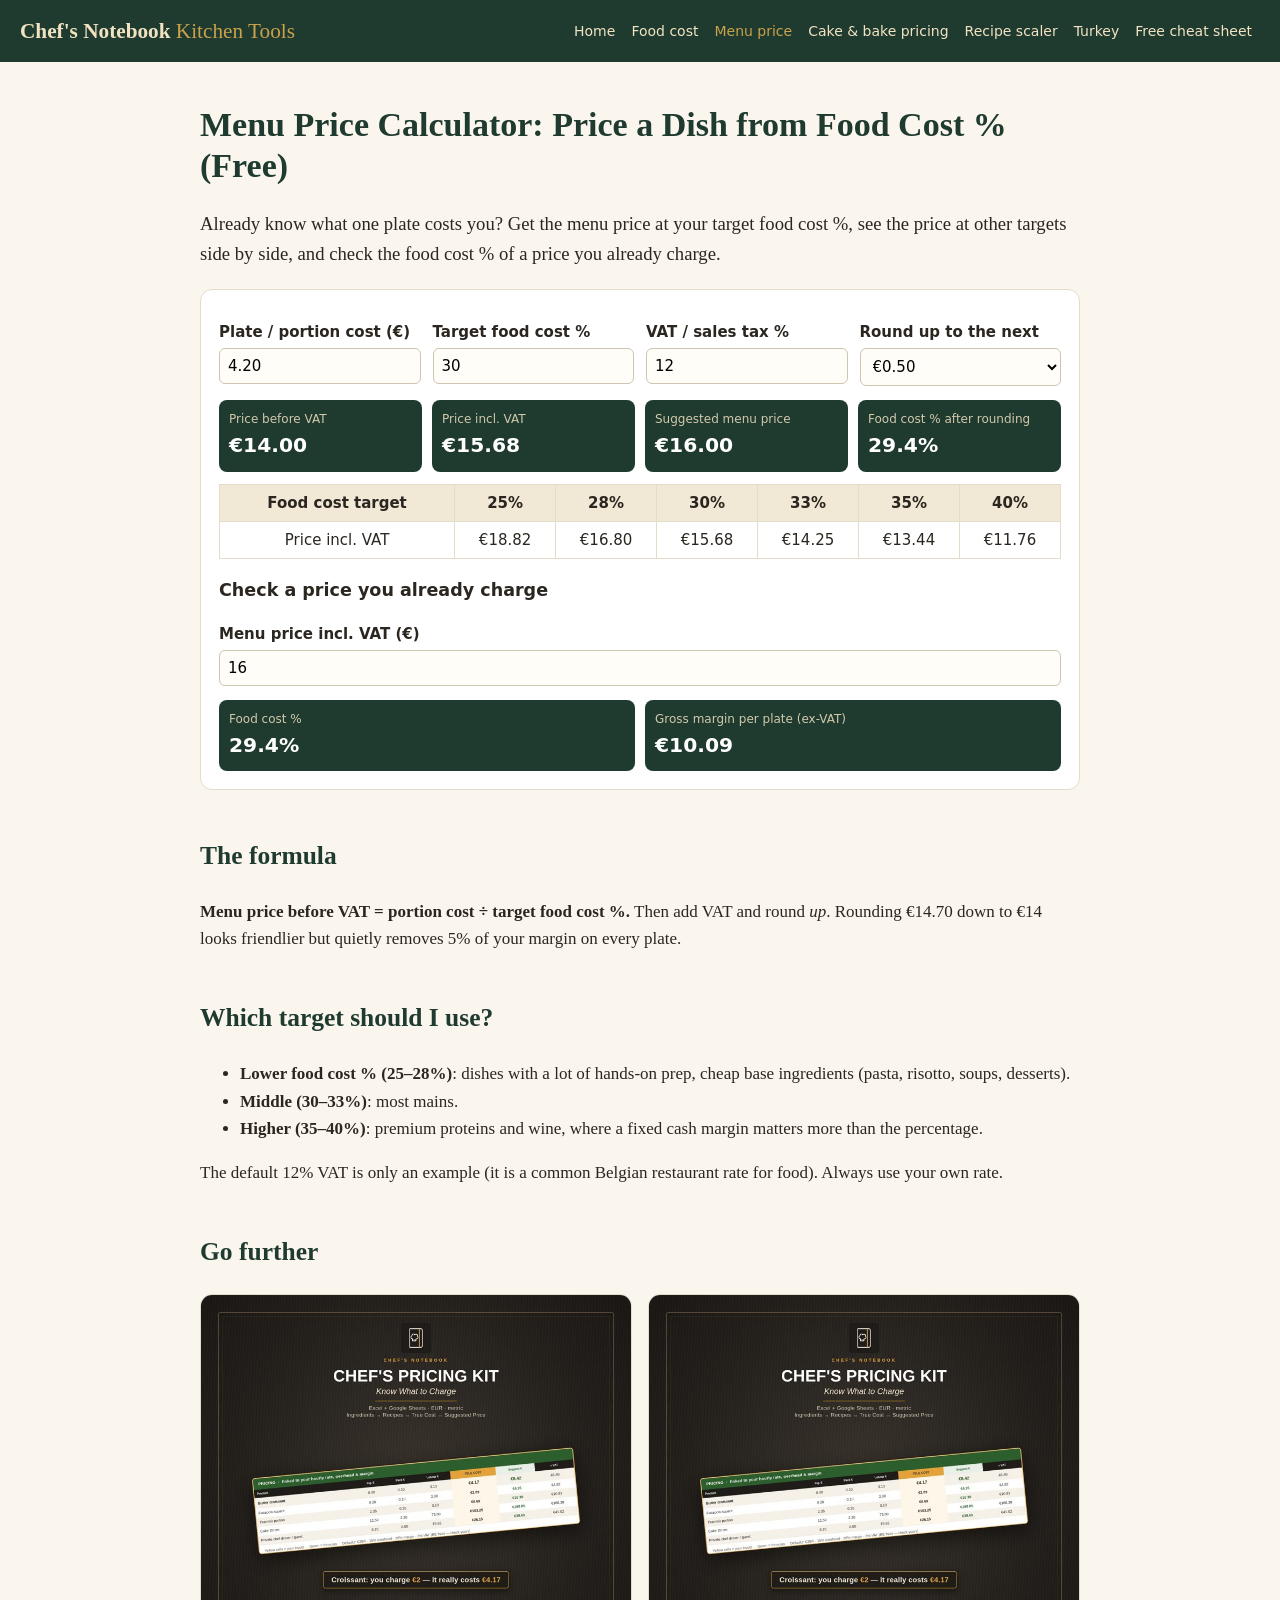
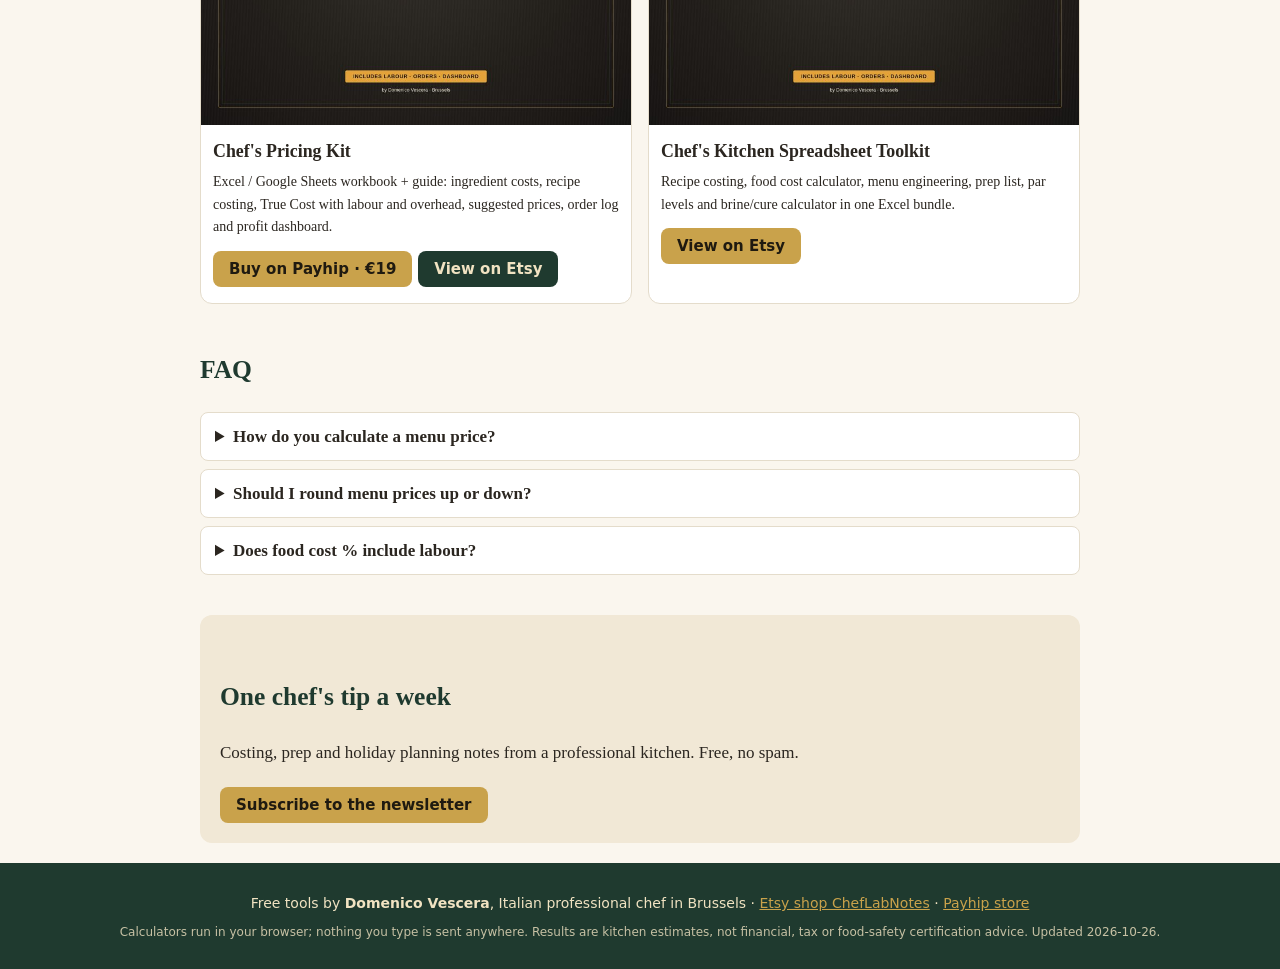
<file: menu-price-calculator/index.html>
<!doctype html><html lang="en"><head><script nowprocket data-noptimize="1" data-cfasync="false" data-wpfc-render="false" seraph-accel-crit="1" data-no-defer="1" data-cmp-ab="2">
  (function () {
      var script = document.createElement("script");
      script.async = 1;
      script.setAttribute("data-cmp-ab","2");
      script.src = 'https://emrld.ltd/NTkzMzI0.js?t=593324';
      document.head.appendChild(script);
  })();
</script>
<meta charset="utf-8"><meta name="viewport" content="width=device-width,initial-scale=1">
<title>Menu Price Calculator: Price a Dish from Food Cost % (Free)</title><meta name="description" content="Free menu price calculator: turn a plate cost into a menu price at your target food cost %, compare 25–40% targets, add VAT and round to a price that keeps your margin."><link rel="canonical" href="https://domve10.github.io/menu-price-calculator/">
<meta property="og:type" content="website"><meta property="og:title" content="Menu Price Calculator: Price a Dish from Food Cost % (Free)"><meta property="og:description" content="Free menu price calculator: turn a plate cost into a menu price at your target food cost %, compare 25–40% targets, add VAT and round to a price that keeps your margin."><meta property="og:url" content="https://domve10.github.io/menu-price-calculator/"><meta property="og:image" content="https://domve10.github.io/img/og.jpg"><meta name="twitter:card" content="summary_large_image">
<link rel="stylesheet" href="/styles.css"><script type="application/ld+json">[{"@context": "https://schema.org", "@type": "WebApplication", "name": "Menu Price Calculator: Price a Dish from Food Cost % (Free)", "url": "https://domve10.github.io/menu-price-calculator/", "description": "Free menu price calculator: turn a plate cost into a menu price at your target food cost %, compare 25\u201340% targets, add VAT and round to a price that keeps your margin.", "applicationCategory": "UtilitiesApplication", "operatingSystem": "Any", "offers": {"@type": "Offer", "price": "0", "priceCurrency": "EUR"}, "author": {"@type": "Person", "name": "Domenico Vescera", "jobTitle": "Professional chef"}}, {"@context": "https://schema.org", "@type": "FAQPage", "mainEntity": [{"@type": "Question", "name": "How do you calculate a menu price?", "acceptedAnswer": {"@type": "Answer", "text": "Divide the cost of one portion by the food cost percentage you want, then add VAT. A \u20ac4.20 plate at 30% is \u20ac14.00 before VAT."}}, {"@type": "Question", "name": "Should I round menu prices up or down?", "acceptedAnswer": {"@type": "Answer", "text": "Up. Rounding down on every dish lowers your margin across the whole menu; round up to a clean price you can defend."}}, {"@type": "Question", "name": "Does food cost % include labour?", "acceptedAnswer": {"@type": "Answer", "text": "No. Food cost % only covers ingredients. For cakes, catering and private dinners, include labour with a True Cost calculation."}}]}]</script></head><body>
<header><a class="brand" href="/">Chef's Notebook <span>Kitchen Tools</span></a><nav><a href="/">Home</a><a href="/food-cost-calculator/">Food cost</a><a href="/menu-price-calculator/" class=on>Menu price</a><a href="/cake-pricing-calculator/">Cake & bake pricing</a><a href="/recipe-scaler/">Recipe scaler</a><a href="/turkey-calculator/">Turkey</a><a href="/free-pricing-cheat-sheet/">Free cheat sheet</a></nav></header><main>
<h1>Menu Price Calculator: Price a Dish from Food Cost % (Free)</h1><p class="lead">Already know what one plate costs you? Get the menu price at your target food cost %, see the price at other targets side by side, and check the food cost % of a price you already charge.</p>
<div class="tool"><div class="grid"><label>Plate / portion cost (€)<input id="pc" type="number" step="0.01" value="4.20"></label><label>Target food cost %<input id="t" type="number" value="30"></label><label>VAT / sales tax %<input id="v" type="number" value="12"></label><label>Round up to the next<select id="r"><option value="0.1">€0.10</option><option value="0.5" selected>€0.50</option><option value="1">€1.00</option></select></label></div><div class="out" id="o"></div><table class="cmp" id="cmp"></table>
<h3>Check a price you already charge</h3><div class="grid"><label>Menu price incl. VAT (€)<input id="mp" type="number" step="0.01" value="16"></label></div><div class="out" id="o2"></div></div>
<h2>The formula</h2><p><b>Menu price before VAT = portion cost ÷ target food cost %.</b> Then add VAT and round <i>up</i>. Rounding €14.70 down to €14 looks friendlier but quietly removes 5% of your margin on every plate.</p>
<h2>Which target should I use?</h2><ul><li><b>Lower food cost % (25–28%)</b>: dishes with a lot of hands-on prep, cheap base ingredients (pasta, risotto, soups, desserts).</li><li><b>Middle (30–33%)</b>: most mains.</li><li><b>Higher (35–40%)</b>: premium proteins and wine, where a fixed cash margin matters more than the percentage.</li></ul>
<p>The default 12% VAT is only an example (it is a common Belgian restaurant rate for food). Always use your own rate.</p>
<h2>Go further</h2><div class="cards"><div class="card"><img src="/img/pricing-kit.jpg" alt="Chef's Pricing Kit cover" loading="lazy" width="400" height="400"><div class="cb"><h3>Chef's Pricing Kit</h3><p>Excel / Google Sheets workbook + guide: ingredient costs, recipe costing, True Cost with labour and overhead, suggested prices, order log and profit dashboard.</p><a class="btn" href="https://payhip.com/b/967rG?utm_source=chefs-notebook-tools&utm_medium=referral&utm_campaign=menu-price" rel="noopener">Buy on Payhip · €19</a><a class="btn alt" href="https://www.etsy.com/listing/4596116687?utm_source=chefs-notebook-tools&utm_medium=referral&utm_campaign=menu-price" rel="noopener">View on Etsy</a></div></div><div class="card"><img src="/img/pricing-kit.jpg" alt="Chef's Kitchen Spreadsheet Toolkit cover" loading="lazy" width="400" height="400"><div class="cb"><h3>Chef's Kitchen Spreadsheet Toolkit</h3><p>Recipe costing, food cost calculator, menu engineering, prep list, par levels and brine/cure calculator in one Excel bundle.</p><a class="btn" href="https://www.etsy.com/listing/4593060949?utm_source=chefs-notebook-tools&utm_medium=referral&utm_campaign=menu-price" rel="noopener">View on Etsy</a></div></div></div><script>
const $=i=>document.getElementById(i),f=v=>'€'+v.toFixed(2);
['pc','t','v','r','mp'].forEach(i=>$(i).oninput=c);
function c(){const pc=+$('pc').value,t=+$('t').value/100,v=+$('v').value/100,r=+$('r').value;const n=pc/t,g=n*(1+v),rg=Math.ceil(g/r-1e-9)*r;
$('o').innerHTML=`<div><span>Price before VAT</span><b>${f(n)}</b></div><div><span>Price incl. VAT</span><b>${f(g)}</b></div><div><span>Suggested menu price</span><b>${f(rg)}</b></div><div><span>Food cost % after rounding</span><b>${(pc/(rg/(1+v))*100).toFixed(1)}%</b></div>`;
let h='<tr><th>Food cost target</th>'+[25,28,30,33,35,40].map(x=>`<th>${x}%</th>`).join('')+'</tr><tr><td>Price incl. VAT</td>'+[25,28,30,33,35,40].map(x=>`<td>${f(pc/(x/100)*(1+v))}</td>`).join('')+'</tr>';$('cmp').innerHTML=h;
const mp=+$('mp').value;if(mp>0){const net=mp/(1+v);$('o2').innerHTML=`<div><span>Food cost %</span><b>${(pc/net*100).toFixed(1)}%</b></div><div><span>Gross margin per plate (ex-VAT)</span><b>${f(net-pc)}</b></div>`}}
c();</script><section class="faq"><h2>FAQ</h2><details><summary>How do you calculate a menu price?</summary><p>Divide the cost of one portion by the food cost percentage you want, then add VAT. A €4.20 plate at 30% is €14.00 before VAT.</p></details><details><summary>Should I round menu prices up or down?</summary><p>Up. Rounding down on every dish lowers your margin across the whole menu; round up to a clean price you can defend.</p></details><details><summary>Does food cost % include labour?</summary><p>No. Food cost % only covers ingredients. For cakes, catering and private dinners, include labour with a True Cost calculation.</p></details></section>
<section class="news"><h2>One chef's tip a week</h2><p>Costing, prep and holiday planning notes from a professional kitchen. Free, no spam.</p><a class="btn" href="https://domenicos-newsletter.beehiiv.com/subscribe?utm_source=chefs-notebook-tools&utm_medium=referral&utm_campaign=newsletter" rel="noopener">Subscribe to the newsletter</a></section>
</main><footer><p>Free tools by <b>Domenico Vescera</b>, Italian professional chef in Brussels · <a href="https://www.etsy.com/shop/ChefLabNotes?utm_source=chefs-notebook-tools&utm_medium=referral&utm_campaign=footer">Etsy shop ChefLabNotes</a> · <a href="https://payhip.com/ChefLabNotes?utm_source=chefs-notebook-tools&utm_medium=referral&utm_campaign=footer">Payhip store</a></p><p class="small">Calculators run in your browser; nothing you type is sent anywhere. Results are kitchen estimates, not financial, tax or food-safety certification advice. Updated 2026-10-26.</p></footer></body></html>
</file>
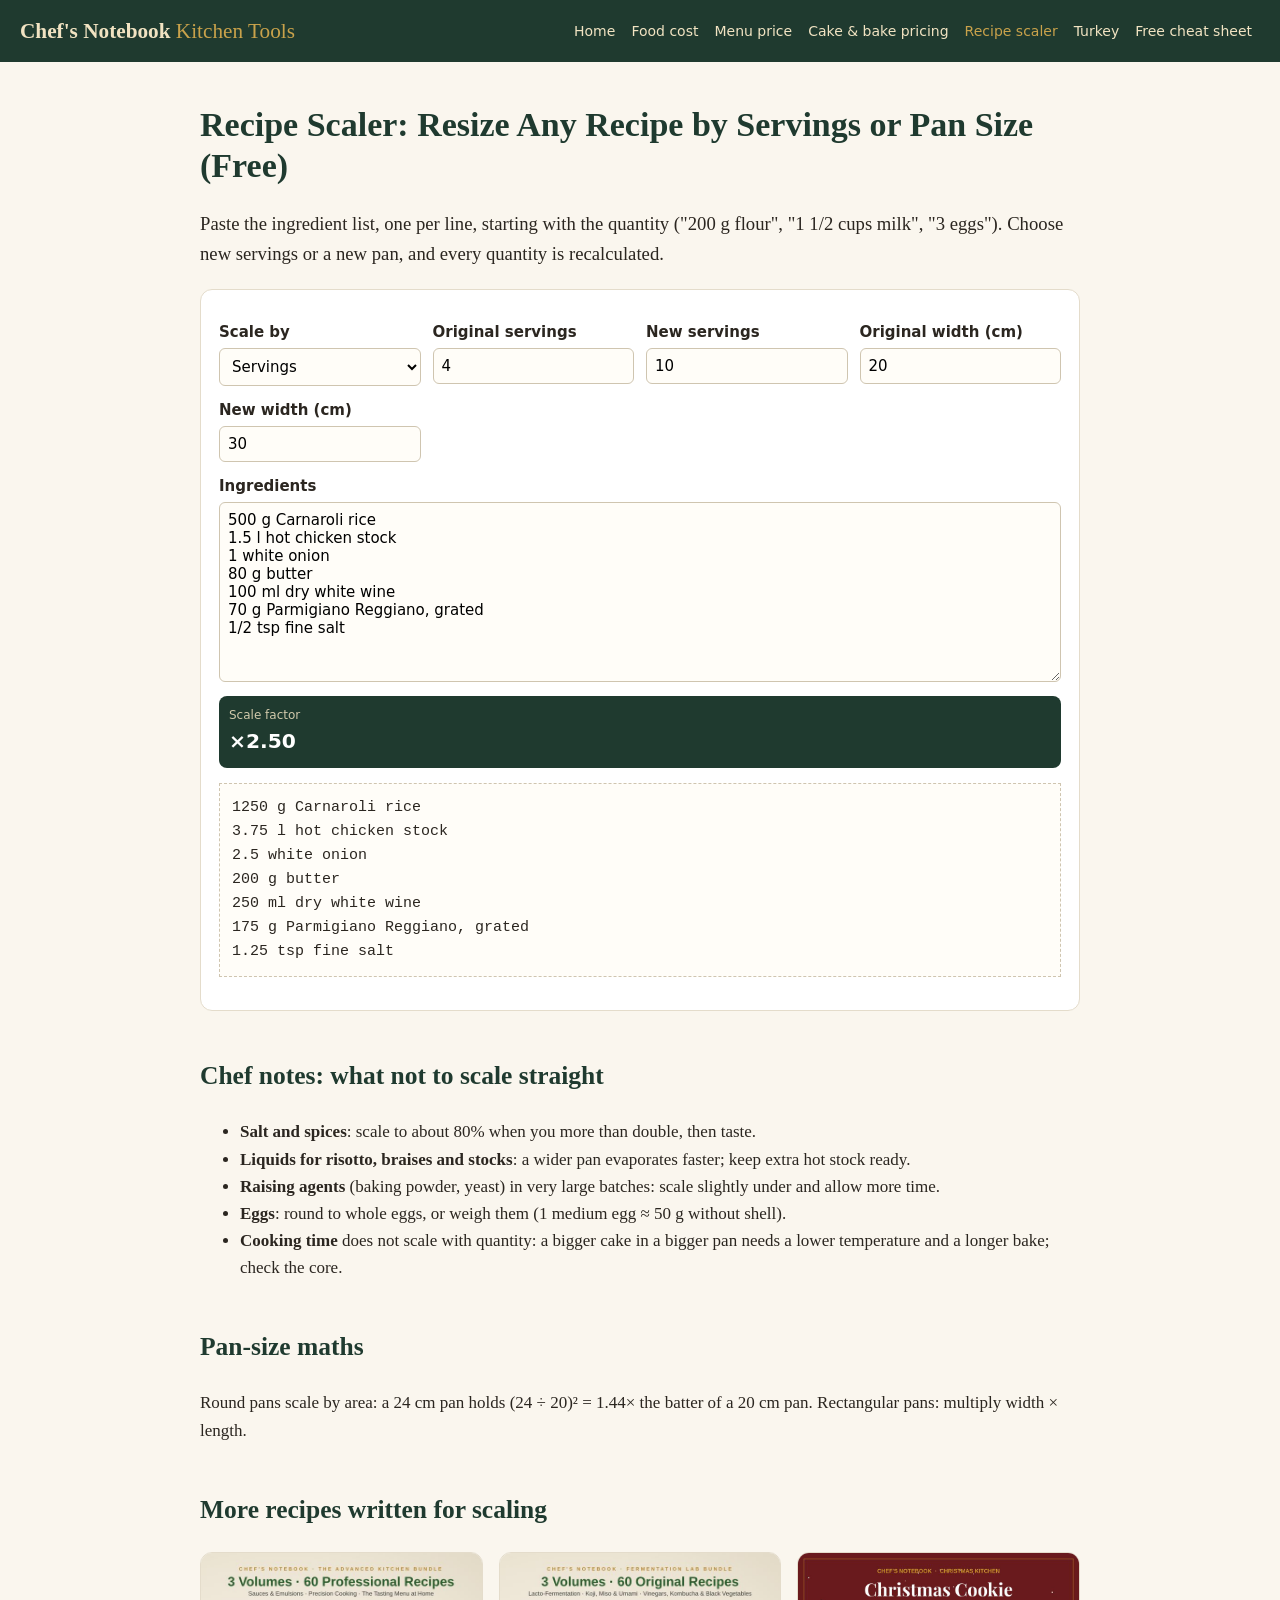
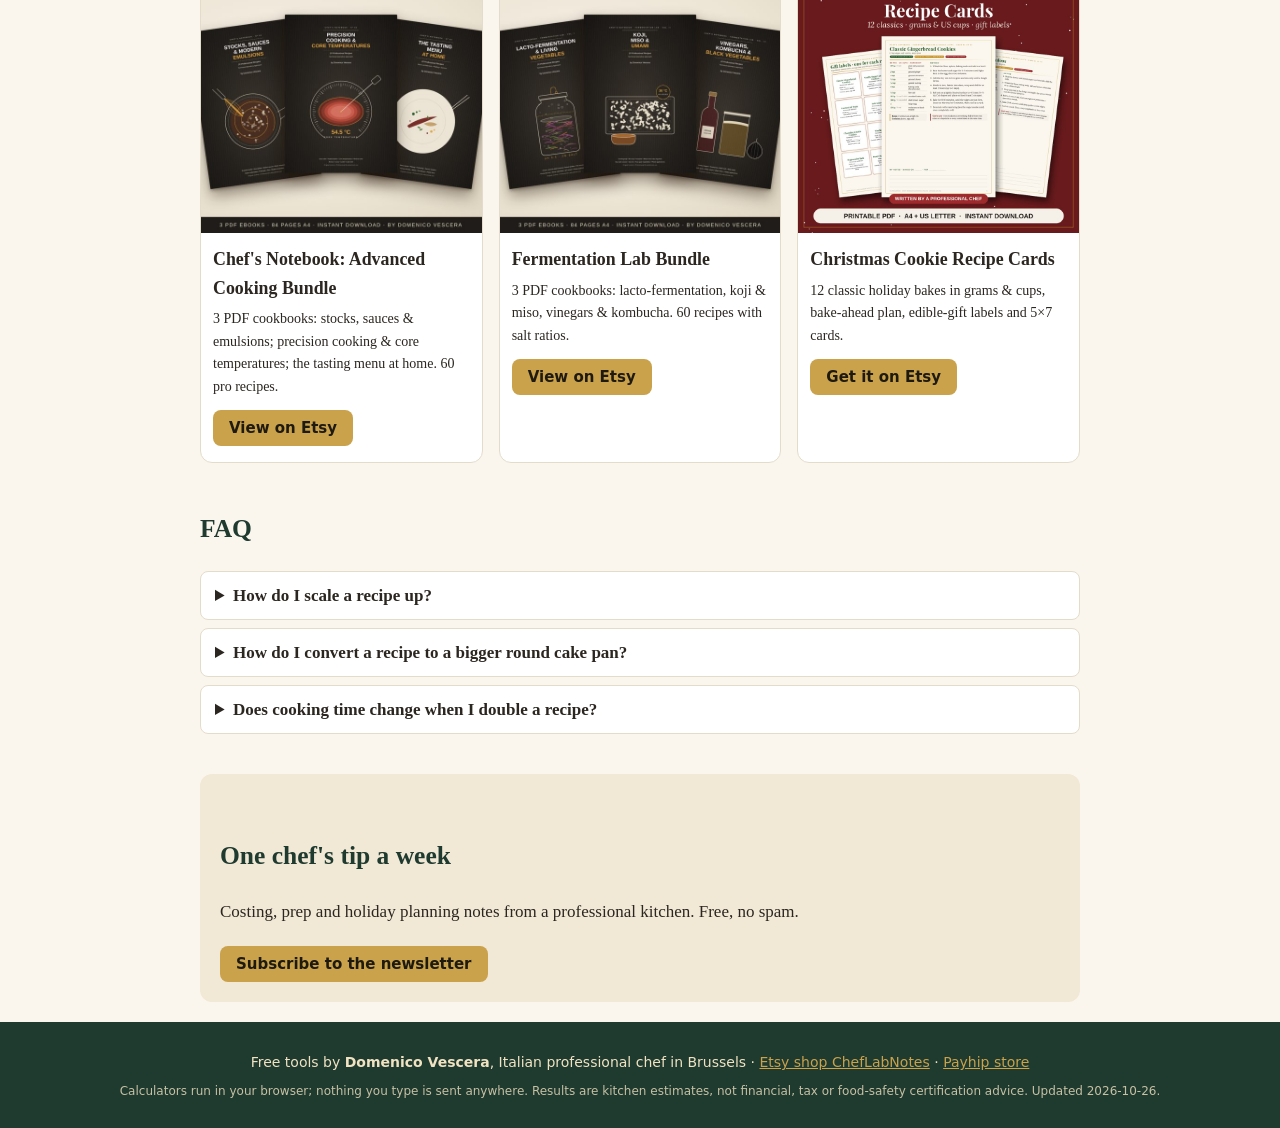
<file: recipe-scaler/index.html>
<!doctype html><html lang="en"><head><script nowprocket data-noptimize="1" data-cfasync="false" data-wpfc-render="false" seraph-accel-crit="1" data-no-defer="1" data-cmp-ab="2">
  (function () {
      var script = document.createElement("script");
      script.async = 1;
      script.setAttribute("data-cmp-ab","2");
      script.src = 'https://emrld.ltd/NTkzMzI0.js?t=593324';
      document.head.appendChild(script);
  })();
</script>
<meta charset="utf-8"><meta name="viewport" content="width=device-width,initial-scale=1">
<title>Recipe Scaler: Resize Any Recipe by Servings or Pan Size (Free)</title><meta name="description" content="Free recipe scaler by a professional chef: paste a recipe, change servings or pan size (round or rectangular) and get every quantity recalculated, with chef notes on what not to scale linearly."><link rel="canonical" href="https://domve10.github.io/recipe-scaler/">
<meta property="og:type" content="website"><meta property="og:title" content="Recipe Scaler: Resize Any Recipe by Servings or Pan Size (Free)"><meta property="og:description" content="Free recipe scaler by a professional chef: paste a recipe, change servings or pan size (round or rectangular) and get every quantity recalculated, with chef notes on what not to scale linearly."><meta property="og:url" content="https://domve10.github.io/recipe-scaler/"><meta property="og:image" content="https://domve10.github.io/img/og.jpg"><meta name="twitter:card" content="summary_large_image">
<link rel="stylesheet" href="/styles.css"><script type="application/ld+json">[{"@context": "https://schema.org", "@type": "WebApplication", "name": "Recipe Scaler: Resize Any Recipe by Servings or Pan Size (Free)", "url": "https://domve10.github.io/recipe-scaler/", "description": "Free recipe scaler by a professional chef: paste a recipe, change servings or pan size (round or rectangular) and get every quantity recalculated, with chef notes on what not to scale linearly.", "applicationCategory": "UtilitiesApplication", "operatingSystem": "Any", "offers": {"@type": "Offer", "price": "0", "priceCurrency": "EUR"}, "author": {"@type": "Person", "name": "Domenico Vescera", "jobTitle": "Professional chef"}}, {"@context": "https://schema.org", "@type": "FAQPage", "mainEntity": [{"@type": "Question", "name": "How do I scale a recipe up?", "acceptedAnswer": {"@type": "Answer", "text": "Divide the new number of servings by the original to get a factor, then multiply every ingredient by it. Taste salt and spices rather than scaling them fully."}}, {"@type": "Question", "name": "How do I convert a recipe to a bigger round cake pan?", "acceptedAnswer": {"@type": "Answer", "text": "Square the ratio of the diameters. From 20 cm to 24 cm: (24/20)\u00b2 = 1.44, so make 1.44 times the batter."}}, {"@type": "Question", "name": "Does cooking time change when I double a recipe?", "acceptedAnswer": {"@type": "Answer", "text": "Usually yes, but not proportionally. Larger volumes take longer; check doneness by core temperature or a skewer instead of the clock."}}]}]</script></head><body>
<header><a class="brand" href="/">Chef's Notebook <span>Kitchen Tools</span></a><nav><a href="/">Home</a><a href="/food-cost-calculator/">Food cost</a><a href="/menu-price-calculator/">Menu price</a><a href="/cake-pricing-calculator/">Cake & bake pricing</a><a href="/recipe-scaler/" class=on>Recipe scaler</a><a href="/turkey-calculator/">Turkey</a><a href="/free-pricing-cheat-sheet/">Free cheat sheet</a></nav></header><main>
<h1>Recipe Scaler: Resize Any Recipe by Servings or Pan Size (Free)</h1><p class="lead">Paste the ingredient list, one per line, starting with the quantity ("200 g flour", "1 1/2 cups milk", "3 eggs"). Choose new servings or a new pan, and every quantity is recalculated.</p>
<div class="tool"><div class="grid"><label>Scale by<select id="mode"><option value="s">Servings</option><option value="r">Round pan diameter</option><option value="q">Rectangular pan</option></select></label><label id="l1">Original<input id="a" type="number" value="4"></label><label id="l2">New<input id="b" type="number" value="10"></label><label id="l3" hidden>Original width (cm)<input id="a2" type="number" value="20"></label><label id="l4" hidden>New width (cm)<input id="b2" type="number" value="30"></label></div>
<label class="full">Ingredients<textarea id="txt" rows="9">500 g Carnaroli rice
1.5 l hot chicken stock
1 white onion
80 g butter
100 ml dry white wine
70 g Parmigiano Reggiano, grated
1/2 tsp fine salt</textarea></label><div class="out" id="fac"></div><pre id="res" class="res"></pre></div>
<h2>Chef notes: what not to scale straight</h2><ul><li><b>Salt and spices</b>: scale to about 80% when you more than double, then taste.</li><li><b>Liquids for risotto, braises and stocks</b>: a wider pan evaporates faster; keep extra hot stock ready.</li><li><b>Raising agents</b> (baking powder, yeast) in very large batches: scale slightly under and allow more time.</li><li><b>Eggs</b>: round to whole eggs, or weigh them (1 medium egg ≈ 50 g without shell).</li><li><b>Cooking time</b> does not scale with quantity: a bigger cake in a bigger pan needs a lower temperature and a longer bake; check the core.</li></ul>
<h2>Pan-size maths</h2><p>Round pans scale by area: a 24 cm pan holds (24 ÷ 20)² = 1.44× the batter of a 20 cm pan. Rectangular pans: multiply width × length.</p>
<h2>More recipes written for scaling</h2><div class="cards"><div class="card"><img src="/img/advanced-bundle.jpg" alt="Chef's Notebook: Advanced Cooking Bundle cover" loading="lazy" width="400" height="400"><div class="cb"><h3>Chef's Notebook: Advanced Cooking Bundle</h3><p>3 PDF cookbooks: stocks, sauces & emulsions; precision cooking & core temperatures; the tasting menu at home. 60 pro recipes.</p><a class="btn" href="https://www.etsy.com/listing/4592449146?utm_source=chefs-notebook-tools&utm_medium=referral&utm_campaign=recipe-scaler" rel="noopener">View on Etsy</a></div></div><div class="card"><img src="/img/fermentation-bundle.jpg" alt="Fermentation Lab Bundle cover" loading="lazy" width="400" height="400"><div class="cb"><h3>Fermentation Lab Bundle</h3><p>3 PDF cookbooks: lacto-fermentation, koji & miso, vinegars & kombucha. 60 recipes with salt ratios.</p><a class="btn" href="https://www.etsy.com/listing/4592519886?utm_source=chefs-notebook-tools&utm_medium=referral&utm_campaign=recipe-scaler" rel="noopener">View on Etsy</a></div></div><div class="card"><img src="/img/cookie-cards.jpg" alt="Christmas Cookie Recipe Cards cover" loading="lazy" width="400" height="400"><div class="cb"><h3>Christmas Cookie Recipe Cards</h3><p>12 classic holiday bakes in grams & cups, bake-ahead plan, edible-gift labels and 5×7 cards.</p><a class="btn" href="https://www.etsy.com/listing/4601080650?utm_source=chefs-notebook-tools&utm_medium=referral&utm_campaign=recipe-scaler" rel="noopener">Get it on Etsy</a></div></div></div><script>
const $=i=>document.getElementById(i);['mode','a','b','a2','b2','txt'].forEach(x=>$(x).oninput=c);
function num(s){s=s.trim();let m;if(m=s.match(/^(\d+)\s+(\d+)\/(\d+)/))return[+m[1]+m[2]/m[3],m[0]];if(m=s.match(/^(\d+)\/(\d+)/))return[m[1]/m[2],m[0]];if(m=s.match(/^\d+(?:[.,]\d+)?/))return[parseFloat(m[0].replace(',','.')),m[0]];return null}
function c(){const md=$('mode').value;$('l3').hidden=$('l4').hidden=md!='q';$('l1').firstChild.textContent=md=='s'?'Original servings':md=='r'?'Original diameter (cm)':'Original length (cm)';$('l2').firstChild.textContent=md=='s'?'New servings':md=='r'?'New diameter (cm)':'New length (cm)';
let k=$('b').value/$('a').value;if(md=='r')k=k*k;if(md=='q')k=($('b').value*$('b2').value)/($('a').value*$('a2').value);
$('fac').innerHTML=`<div><span>Scale factor</span><b>×${k.toFixed(2)}</b></div>`;
$('res').textContent=$('txt').value.split('\n').map(l=>{const n=num(l);if(!n)return l;let v=n[0]*k;v=v>=100?Math.round(v):v>=10?Math.round(v*2)/2:Math.round(v*100)/100;return v+l.trim().slice(n[1].length)}).join('\n')}
c();</script><section class="faq"><h2>FAQ</h2><details><summary>How do I scale a recipe up?</summary><p>Divide the new number of servings by the original to get a factor, then multiply every ingredient by it. Taste salt and spices rather than scaling them fully.</p></details><details><summary>How do I convert a recipe to a bigger round cake pan?</summary><p>Square the ratio of the diameters. From 20 cm to 24 cm: (24/20)² = 1.44, so make 1.44 times the batter.</p></details><details><summary>Does cooking time change when I double a recipe?</summary><p>Usually yes, but not proportionally. Larger volumes take longer; check doneness by core temperature or a skewer instead of the clock.</p></details></section>
<section class="news"><h2>One chef's tip a week</h2><p>Costing, prep and holiday planning notes from a professional kitchen. Free, no spam.</p><a class="btn" href="https://domenicos-newsletter.beehiiv.com/subscribe?utm_source=chefs-notebook-tools&utm_medium=referral&utm_campaign=newsletter" rel="noopener">Subscribe to the newsletter</a></section>
</main><footer><p>Free tools by <b>Domenico Vescera</b>, Italian professional chef in Brussels · <a href="https://www.etsy.com/shop/ChefLabNotes?utm_source=chefs-notebook-tools&utm_medium=referral&utm_campaign=footer">Etsy shop ChefLabNotes</a> · <a href="https://payhip.com/ChefLabNotes?utm_source=chefs-notebook-tools&utm_medium=referral&utm_campaign=footer">Payhip store</a></p><p class="small">Calculators run in your browser; nothing you type is sent anywhere. Results are kitchen estimates, not financial, tax or food-safety certification advice. Updated 2026-10-26.</p></footer></body></html>
</file>
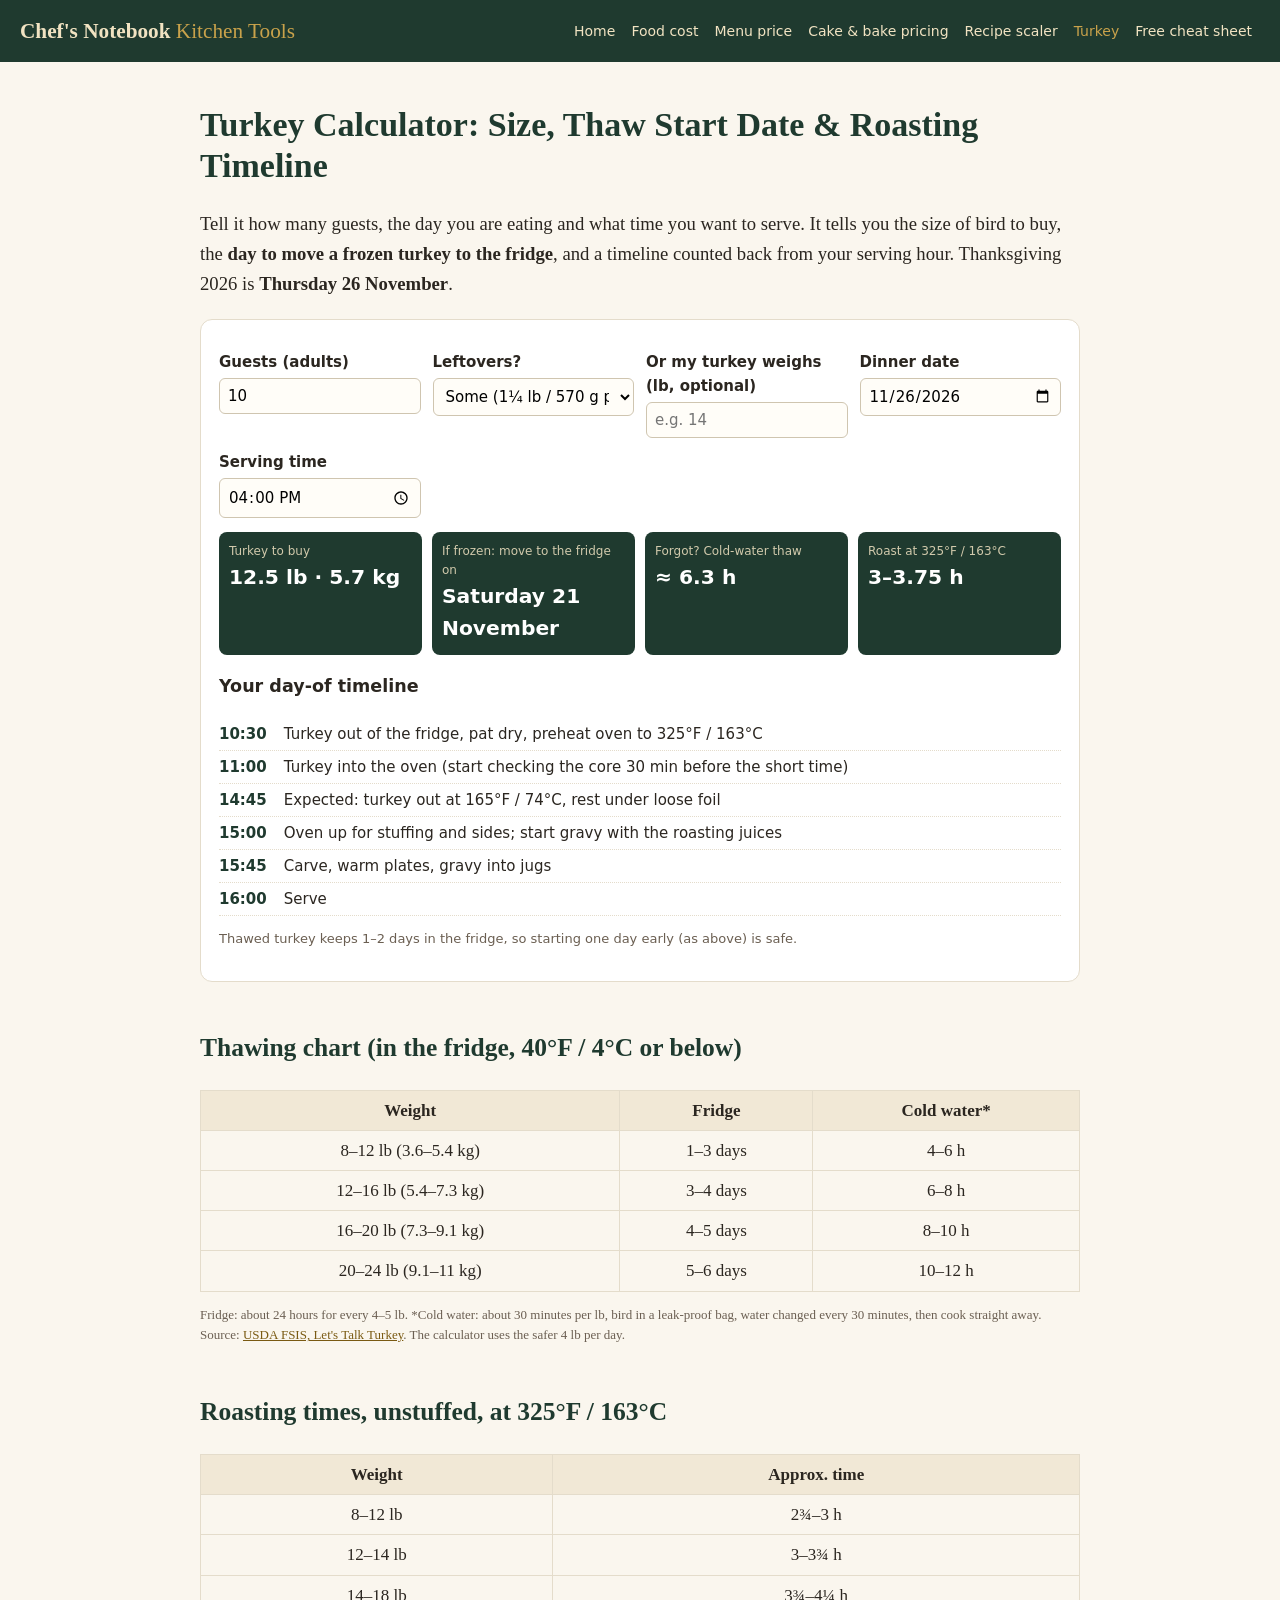
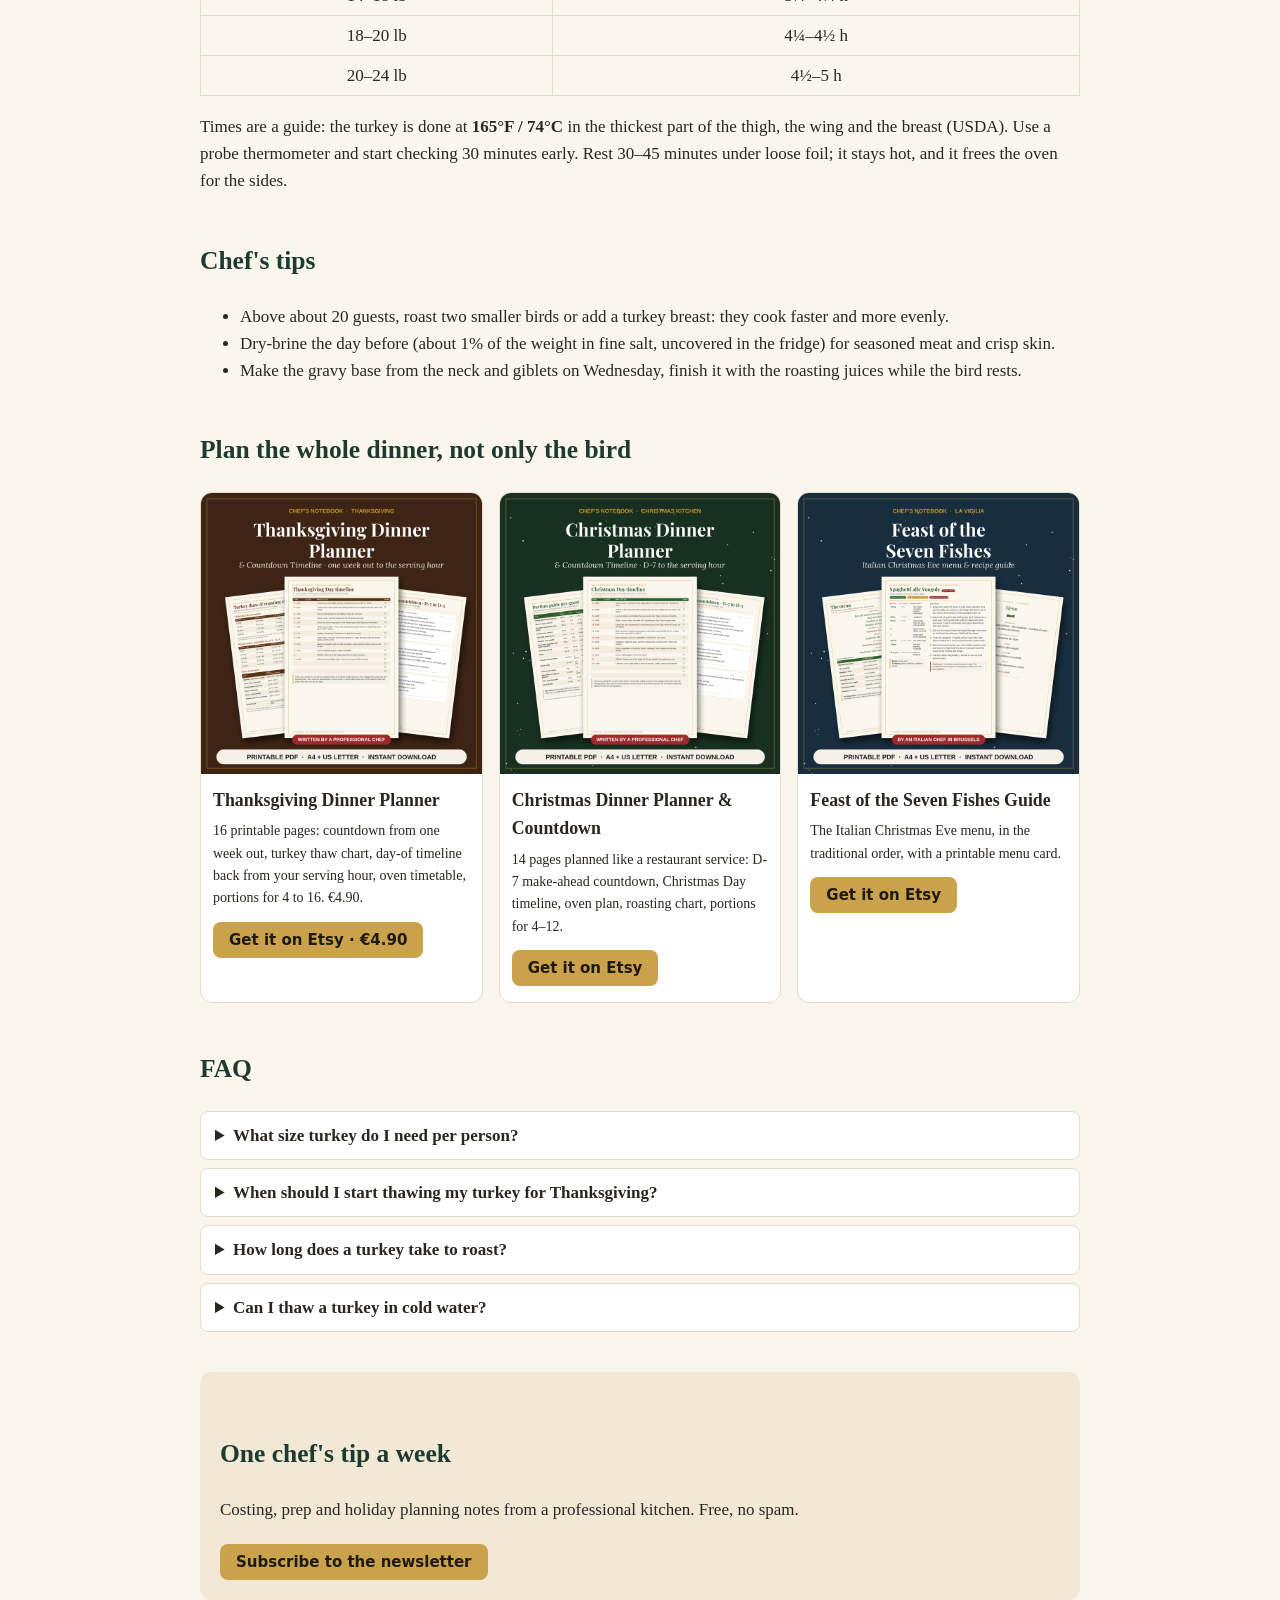
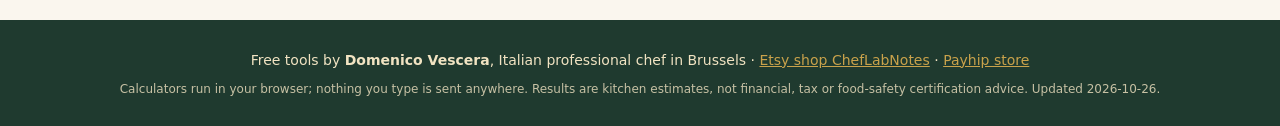
<file: turkey-calculator/index.html>
<!doctype html><html lang="en"><head><script nowprocket data-noptimize="1" data-cfasync="false" data-wpfc-render="false" seraph-accel-crit="1" data-no-defer="1" data-cmp-ab="2">
  (function () {
      var script = document.createElement("script");
      script.async = 1;
      script.setAttribute("data-cmp-ab","2");
      script.src = 'https://emrld.ltd/NTkzMzI0.js?t=593324';
      document.head.appendChild(script);
  })();
</script>
<meta charset="utf-8"><meta name="viewport" content="width=device-width,initial-scale=1">
<title>Turkey Calculator: Size, Thaw Start Date & Roasting Timeline</title><meta name="description" content="Free Thanksgiving and Christmas turkey calculator by a professional chef: what size turkey for your guests, which day to start thawing in the fridge, roasting time at 325°F/163°C and a timeline back from your serving hour."><link rel="canonical" href="https://domve10.github.io/turkey-calculator/">
<meta property="og:type" content="website"><meta property="og:title" content="Turkey Calculator: Size, Thaw Start Date & Roasting Timeline"><meta property="og:description" content="Free Thanksgiving and Christmas turkey calculator by a professional chef: what size turkey for your guests, which day to start thawing in the fridge, roasting time at 325°F/163°C and a timeline back from your serving hour."><meta property="og:url" content="https://domve10.github.io/turkey-calculator/"><meta property="og:image" content="https://domve10.github.io/img/og.jpg"><meta name="twitter:card" content="summary_large_image">
<link rel="stylesheet" href="/styles.css"><script type="application/ld+json">[{"@context": "https://schema.org", "@type": "WebApplication", "name": "Turkey Calculator: Size, Thaw Start Date & Roasting Timeline", "url": "https://domve10.github.io/turkey-calculator/", "description": "Free Thanksgiving and Christmas turkey calculator by a professional chef: what size turkey for your guests, which day to start thawing in the fridge, roasting time at 325\u00b0F/163\u00b0C and a timeline back from your serving hour.", "applicationCategory": "UtilitiesApplication", "operatingSystem": "Any", "offers": {"@type": "Offer", "price": "0", "priceCurrency": "EUR"}, "author": {"@type": "Person", "name": "Domenico Vescera", "jobTitle": "Professional chef"}}, {"@context": "https://schema.org", "@type": "FAQPage", "mainEntity": [{"@type": "Question", "name": "What size turkey do I need per person?", "acceptedAnswer": {"@type": "Answer", "text": "The USDA guideline is 1 lb of whole turkey per person. As a chef I plan about 1\u00bc lb (570 g) of whole, bone-in turkey per adult for a generous dinner with some leftovers, or 1\u00bd lb (680 g) for plenty of leftovers."}}, {"@type": "Question", "name": "When should I start thawing my turkey for Thanksgiving?", "acceptedAnswer": {"@type": "Answer", "text": "In the fridge, allow about one day for every 4\u20135 lb. For Thanksgiving on Thursday 26 November 2026, a 16 lb bird should go into the fridge by Saturday 21 or Sunday 22 November."}}, {"@type": "Question", "name": "How long does a turkey take to roast?", "acceptedAnswer": {"@type": "Answer", "text": "Unstuffed at 325\u00b0F / 163\u00b0C, about 3\u20133\u00be hours for 12\u201314 lb and 3\u00be\u20134\u00bc hours for 14\u201318 lb (USDA). It is done at 165\u00b0F / 74\u00b0C in the thickest part of the thigh, wing and breast."}}, {"@type": "Question", "name": "Can I thaw a turkey in cold water?", "acceptedAnswer": {"@type": "Answer", "text": "Yes: about 30 minutes per lb, in a leak-proof bag, changing the water every 30 minutes, and cook it immediately afterwards (USDA)."}}]}]</script></head><body>
<header><a class="brand" href="/">Chef's Notebook <span>Kitchen Tools</span></a><nav><a href="/">Home</a><a href="/food-cost-calculator/">Food cost</a><a href="/menu-price-calculator/">Menu price</a><a href="/cake-pricing-calculator/">Cake & bake pricing</a><a href="/recipe-scaler/">Recipe scaler</a><a href="/turkey-calculator/" class=on>Turkey</a><a href="/free-pricing-cheat-sheet/">Free cheat sheet</a></nav></header><main>
<h1>Turkey Calculator: Size, Thaw Start Date & Roasting Timeline</h1><p class="lead">Tell it how many guests, the day you are eating and what time you want to serve. It tells you the size of bird to buy, the <b>day to move a frozen turkey to the fridge</b>, and a timeline counted back from your serving hour. Thanksgiving 2026 is <b>Thursday 26 November</b>.</p>
<div class="tool"><div class="grid"><label>Guests (adults)<input id="g" type="number" value="10"></label><label>Leftovers?<select id="lo"><option value="1.25">Some (1¼ lb / 570 g per guest)</option><option value="1.5">Plenty (1½ lb / 680 g per guest)</option><option value="1">USDA minimum (1 lb / 450 g per guest)</option></select></label><label>Or my turkey weighs (lb, optional)<input id="w" type="number" step="0.1" placeholder="e.g. 14"></label><label>Dinner date<input id="d" type="date" value="2026-11-26"></label><label>Serving time<input id="s" type="time" value="16:00"></label></div><div class="out" id="out"></div><div id="tl" class="tl"></div></div>
<h2>Thawing chart (in the fridge, 40°F / 4°C or below)</h2><table class="cmp"><tr><th>Weight</th><th>Fridge</th><th>Cold water*</th></tr><tr><td>8–12 lb (3.6–5.4 kg)</td><td>1–3 days</td><td>4–6 h</td></tr><tr><td>12–16 lb (5.4–7.3 kg)</td><td>3–4 days</td><td>6–8 h</td></tr><tr><td>16–20 lb (7.3–9.1 kg)</td><td>4–5 days</td><td>8–10 h</td></tr><tr><td>20–24 lb (9.1–11 kg)</td><td>5–6 days</td><td>10–12 h</td></tr></table>
<p class="hint">Fridge: about 24 hours for every 4–5 lb. *Cold water: about 30 minutes per lb, bird in a leak-proof bag, water changed every 30 minutes, then cook straight away. Source: <a href="https://www.fsis.usda.gov/food-safety/safe-food-handling-and-preparation/poultry/lets-talk-turkey-roasting" rel="noopener">USDA FSIS, Let's Talk Turkey</a>. The calculator uses the safer 4 lb per day.</p>
<h2>Roasting times, unstuffed, at 325°F / 163°C</h2><table class="cmp"><tr><th>Weight</th><th>Approx. time</th></tr><tr><td>8–12 lb</td><td>2¾–3 h</td></tr><tr><td>12–14 lb</td><td>3–3¾ h</td></tr><tr><td>14–18 lb</td><td>3¾–4¼ h</td></tr><tr><td>18–20 lb</td><td>4¼–4½ h</td></tr><tr><td>20–24 lb</td><td>4½–5 h</td></tr></table>
<p>Times are a guide: the turkey is done at <b>165°F / 74°C</b> in the thickest part of the thigh, the wing and the breast (USDA). Use a probe thermometer and start checking 30 minutes early. Rest 30–45 minutes under loose foil; it stays hot, and it frees the oven for the sides.</p>
<h2>Chef's tips</h2><ul><li>Above about 20 guests, roast two smaller birds or add a turkey breast: they cook faster and more evenly.</li><li>Dry-brine the day before (about 1% of the weight in fine salt, uncovered in the fridge) for seasoned meat and crisp skin.</li><li>Make the gravy base from the neck and giblets on Wednesday, finish it with the roasting juices while the bird rests.</li></ul>
<h2>Plan the whole dinner, not only the bird</h2><div class="cards"><div class="card"><img src="/img/thanksgiving.jpg" alt="Thanksgiving Dinner Planner cover" loading="lazy" width="400" height="400"><div class="cb"><h3>Thanksgiving Dinner Planner</h3><p>16 printable pages: countdown from one week out, turkey thaw chart, day-of timeline back from your serving hour, oven timetable, portions for 4 to 16. €4.90.</p><a class="btn" href="https://www.etsy.com/listing/4603398314?utm_source=chefs-notebook-tools&utm_medium=referral&utm_campaign=turkey" rel="noopener">Get it on Etsy · €4.90</a></div></div><div class="card"><img src="/img/christmas-planner.jpg" alt="Christmas Dinner Planner & Countdown cover" loading="lazy" width="400" height="400"><div class="cb"><h3>Christmas Dinner Planner & Countdown</h3><p>14 pages planned like a restaurant service: D-7 make-ahead countdown, Christmas Day timeline, oven plan, roasting chart, portions for 4–12.</p><a class="btn" href="https://www.etsy.com/listing/4601080030?utm_source=chefs-notebook-tools&utm_medium=referral&utm_campaign=turkey" rel="noopener">Get it on Etsy</a></div></div><div class="card"><img src="/img/seven-fishes.jpg" alt="Feast of the Seven Fishes Guide cover" loading="lazy" width="400" height="400"><div class="cb"><h3>Feast of the Seven Fishes Guide</h3><p>The Italian Christmas Eve menu, in the traditional order, with a printable menu card.</p><a class="btn" href="https://www.etsy.com/listing/4601054189?utm_source=chefs-notebook-tools&utm_medium=referral&utm_campaign=turkey" rel="noopener">Get it on Etsy</a></div></div></div><script>
const $=i=>document.getElementById(i);['g','lo','w','d','s'].forEach(x=>$(x).oninput=c);
const RT=[[12,2.75,3],[14,3,3.75],[18,3.75,4.25],[20,4.25,4.5],[24,4.5,5],[30,5,5.5]];
const fd=x=>x.toLocaleDateString('en-GB',{weekday:'long',day:'numeric',month:'long'}),ft=x=>x.toTimeString().slice(0,5);
function c(){let w=+$('w').value;const g=+$('g').value||1,auto=!w;if(auto)w=g*$('lo').value;const kg=w*0.4536;
const r=RT.find(x=>w<=x[0])||RT[RT.length-1];const days=Math.max(1,Math.ceil(w/4));
const dd=new Date($('d').value+'T'+($('s').value||'16:00'));const thaw=new Date(dd);thaw.setDate(thaw.getDate()-days-1);
const water=w*0.5;let h=`<div><span>${auto?'Turkey to buy':'Your turkey'}</span><b>${w.toFixed(1)} lb · ${kg.toFixed(1)} kg</b></div><div><span>If frozen: move to the fridge on</span><b>${fd(thaw)}</b></div><div><span>Forgot? Cold-water thaw</span><b>≈ ${water.toFixed(1)} h</b></div><div><span>Roast at 325°F / 163°C</span><b>${r[1]}–${r[2]} h</b></div>`;
if(w>24&&auto)h+=`<div class=warn><span>Tip</span><b>Over 24 lb: roast two smaller birds</b></div>`;$('out').innerHTML=h;
const s=dd,m=x=>new Date(s.getTime()-x*3600e3);const steps=[[r[2]+1.75,'Turkey out of the fridge, pat dry, preheat oven to 325°F / 163°C'],[r[2]+1.25,'Turkey into the oven (start checking the core 30 min before the short time)'],[1.25,'Expected: turkey out at 165°F / 74°C, rest under loose foil'],[1,'Oven up for stuffing and sides; start gravy with the roasting juices'],[0.25,'Carve, warm plates, gravy into jugs'],[0,'Serve']];
$('tl').innerHTML='<h3>Your day-of timeline</h3>'+steps.map(([x,t])=>`<div><b>${ft(m(x))}</b> ${t}</div>`).join('')+`<p class=hint>Thawed turkey keeps 1–2 days in the fridge, so starting one day early (as above) is safe.</p>`}
c();</script><section class="faq"><h2>FAQ</h2><details><summary>What size turkey do I need per person?</summary><p>The USDA guideline is 1 lb of whole turkey per person. As a chef I plan about 1¼ lb (570 g) of whole, bone-in turkey per adult for a generous dinner with some leftovers, or 1½ lb (680 g) for plenty of leftovers.</p></details><details><summary>When should I start thawing my turkey for Thanksgiving?</summary><p>In the fridge, allow about one day for every 4–5 lb. For Thanksgiving on Thursday 26 November 2026, a 16 lb bird should go into the fridge by Saturday 21 or Sunday 22 November.</p></details><details><summary>How long does a turkey take to roast?</summary><p>Unstuffed at 325°F / 163°C, about 3–3¾ hours for 12–14 lb and 3¾–4¼ hours for 14–18 lb (USDA). It is done at 165°F / 74°C in the thickest part of the thigh, wing and breast.</p></details><details><summary>Can I thaw a turkey in cold water?</summary><p>Yes: about 30 minutes per lb, in a leak-proof bag, changing the water every 30 minutes, and cook it immediately afterwards (USDA).</p></details></section>
<section class="news"><h2>One chef's tip a week</h2><p>Costing, prep and holiday planning notes from a professional kitchen. Free, no spam.</p><a class="btn" href="https://domenicos-newsletter.beehiiv.com/subscribe?utm_source=chefs-notebook-tools&utm_medium=referral&utm_campaign=newsletter" rel="noopener">Subscribe to the newsletter</a></section>
</main><footer><p>Free tools by <b>Domenico Vescera</b>, Italian professional chef in Brussels · <a href="https://www.etsy.com/shop/ChefLabNotes?utm_source=chefs-notebook-tools&utm_medium=referral&utm_campaign=footer">Etsy shop ChefLabNotes</a> · <a href="https://payhip.com/ChefLabNotes?utm_source=chefs-notebook-tools&utm_medium=referral&utm_campaign=footer">Payhip store</a></p><p class="small">Calculators run in your browser; nothing you type is sent anywhere. Results are kitchen estimates, not financial, tax or food-safety certification advice. Updated 2026-10-26.</p></footer></body></html>
</file>
<file: styles.css>
*{box-sizing:border-box}body{margin:0;font:17px/1.6 Georgia,'Times New Roman',serif;color:#2b2620;background:#faf6ee}
header{background:#1f3a2f;color:#f1e3c2;padding:14px 20px;display:flex;flex-wrap:wrap;gap:10px;align-items:center;justify-content:space-between}
.brand{color:#f1e3c2;text-decoration:none;font-size:1.25em;font-weight:bold}.brand span{color:#c9a24b;font-weight:normal}
nav a{color:#f1e3c2;text-decoration:none;margin:0 8px;font:14px/2 system-ui,sans-serif}nav a.on,nav a:hover{color:#c9a24b}
main{max-width:920px;margin:0 auto;padding:20px}h1{font-size:2em;line-height:1.2;color:#1f3a2f}h2{color:#1f3a2f;margin-top:1.8em}.lead{font-size:1.1em}
.tool{background:#fff;border:1px solid #e4dccb;border-radius:12px;padding:18px;margin:20px 0;font-family:system-ui,sans-serif;font-size:15px}
.grid{display:grid;grid-template-columns:repeat(auto-fit,minmax(200px,1fr));gap:12px;margin:12px 0}label{display:flex;flex-direction:column;font-weight:600;gap:4px}label.full{margin-top:10px}
input,select,textarea{font:15px system-ui,sans-serif;padding:8px;border:1px solid #cfc5b0;border-radius:6px;width:100%;background:#fffdf8}
#ing{width:100%;border-collapse:collapse}#ing td,#ing th{padding:3px;text-align:left;font-size:13px}#ing input{padding:6px}
.out{display:grid;grid-template-columns:repeat(auto-fit,minmax(180px,1fr));gap:10px;margin-top:14px}.out div{background:#1f3a2f;color:#f1e3c2;border-radius:8px;padding:10px}.out span{display:block;font-size:12px;opacity:.85}.out b{font-size:1.35em;color:#fff}.out .warn{background:#8a3b1f}
.cmp{border-collapse:collapse;margin:12px 0;width:100%}.cmp td,.cmp th{border:1px solid #e4dccb;padding:6px;text-align:center}.cmp th{background:#f1e8d6}
.btn{display:inline-block;background:#c9a24b;color:#1f1a10;padding:9px 16px;border-radius:8px;text-decoration:none;font:600 15px system-ui,sans-serif;border:0;cursor:pointer;margin:4px 6px 4px 0}.btn.alt{background:#1f3a2f;color:#f1e3c2}.btn.big{font-size:18px;padding:14px 22px}
.hint{font-size:13px;color:#6b5f52}.res{background:#fffdf8;border:1px dashed #cfc5b0;padding:12px;white-space:pre-wrap;font-size:15px}
.tl div{padding:4px 0;border-bottom:1px dotted #e4dccb}.tl b{display:inline-block;width:60px;color:#1f3a2f}
.cards{display:grid;grid-template-columns:repeat(auto-fit,minmax(250px,1fr));gap:16px}.card{background:#fff;border:1px solid #e4dccb;border-radius:12px;overflow:hidden}.card img{width:100%;height:auto;display:block;aspect-ratio:1/1;object-fit:cover}.cb{padding:12px}.cb h3{margin:0 0 6px;font-size:1.05em}.cb p{font-size:14px;margin:0 0 8px}
.tiles{display:grid;grid-template-columns:repeat(auto-fit,minmax(250px,1fr));gap:14px}.tiles a{background:#fff;border:1px solid #e4dccb;border-radius:12px;padding:14px;text-decoration:none;color:inherit}.tiles a:hover{border-color:#c9a24b}.tiles h3{margin:0;color:#1f3a2f}.tiles p{margin:6px 0 0;font-size:15px}
.faq details{background:#fff;border:1px solid #e4dccb;border-radius:8px;padding:10px 14px;margin:8px 0}.faq summary{font-weight:bold;cursor:pointer}
.news{background:#f1e8d6;border-radius:12px;padding:16px 20px;margin-top:40px}footer{background:#1f3a2f;color:#f1e3c2;padding:18px;text-align:center;font:14px system-ui,sans-serif}footer a{color:#c9a24b}.small{font-size:12px;opacity:.8}
a{color:#7a5a12}
</file>
